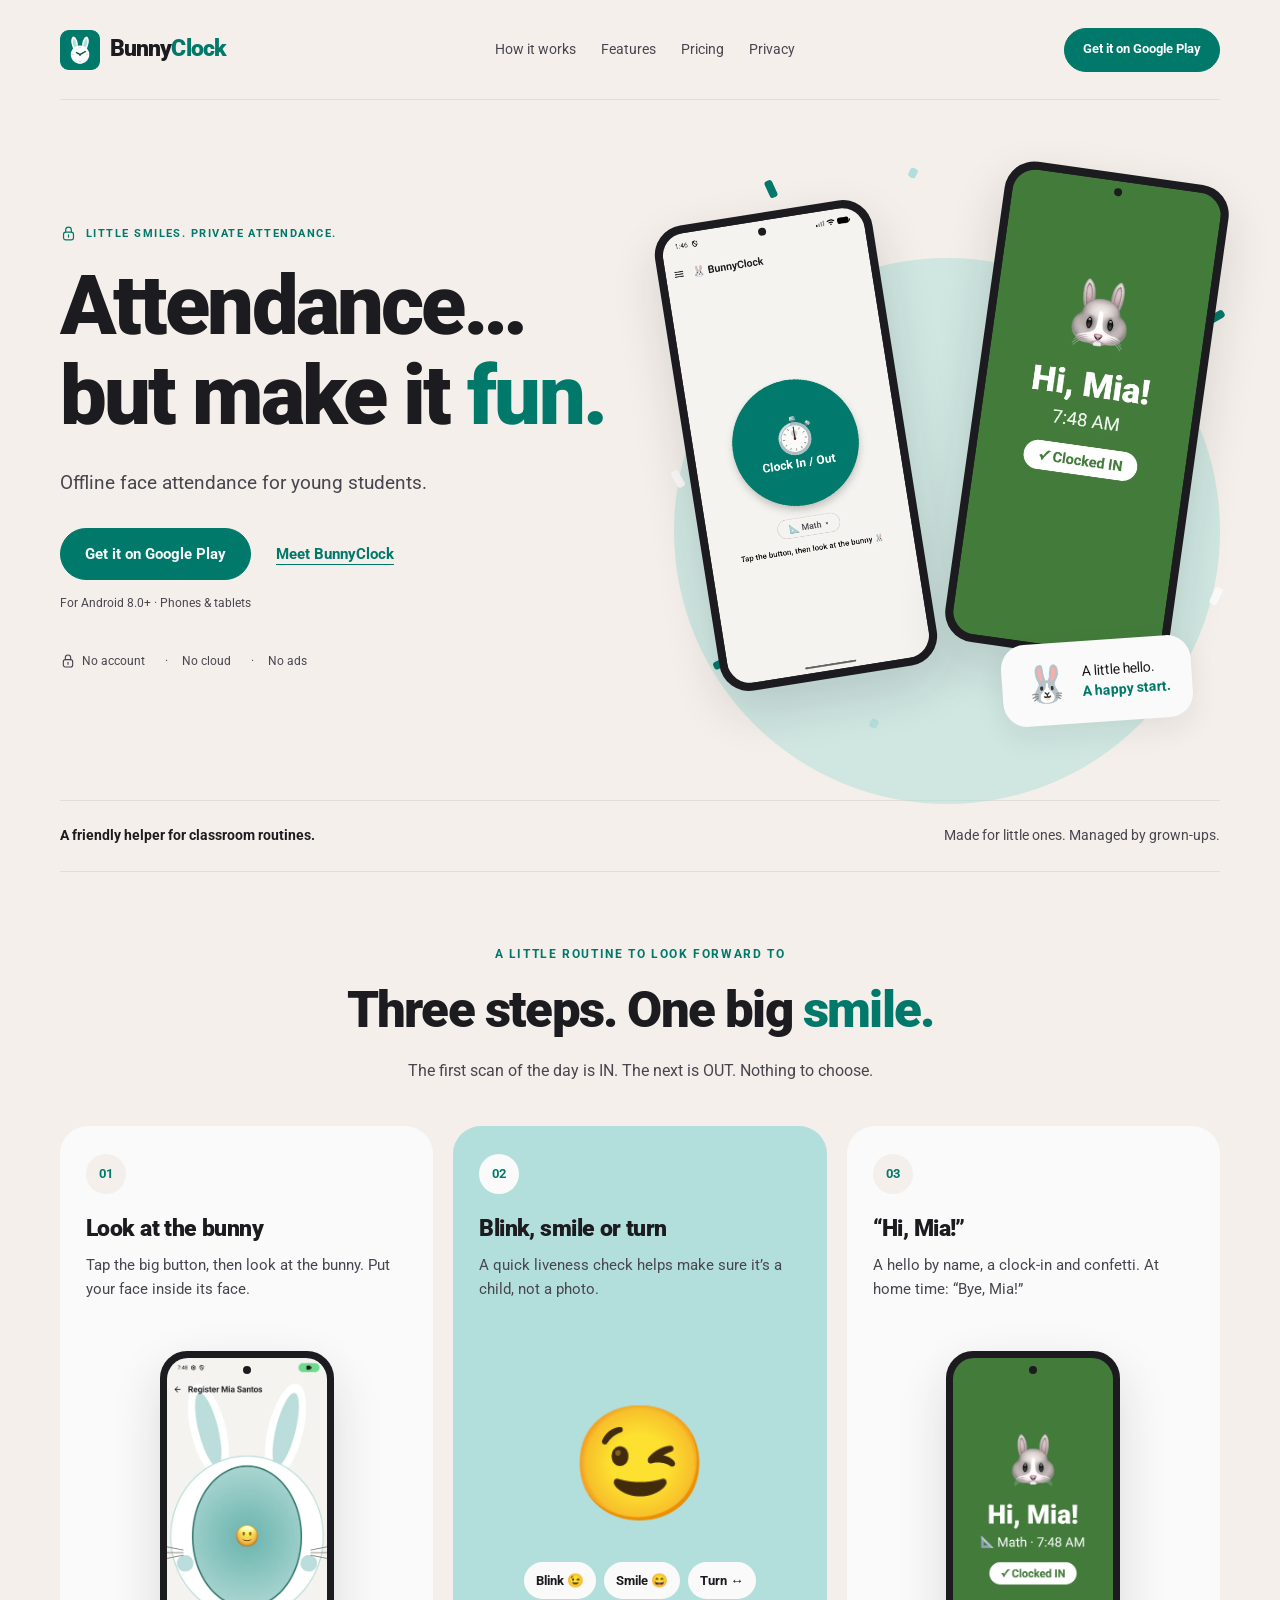
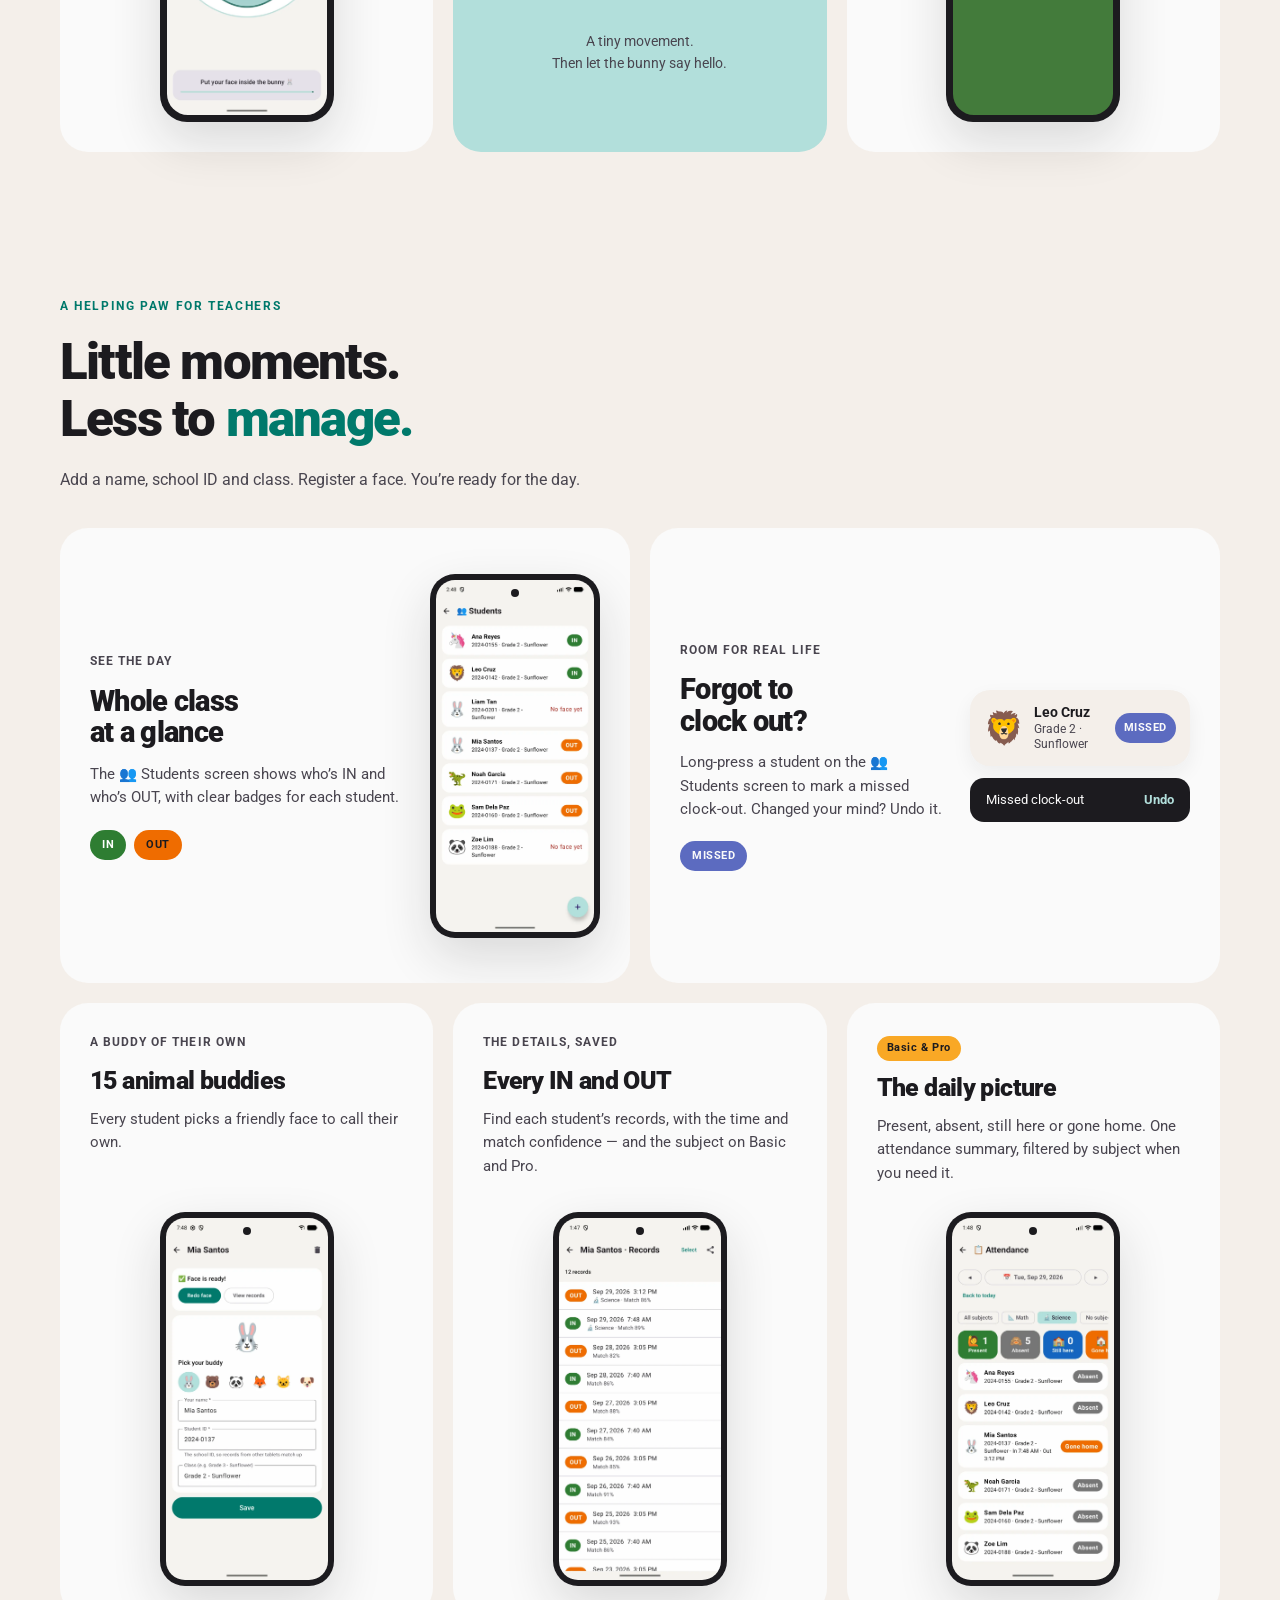
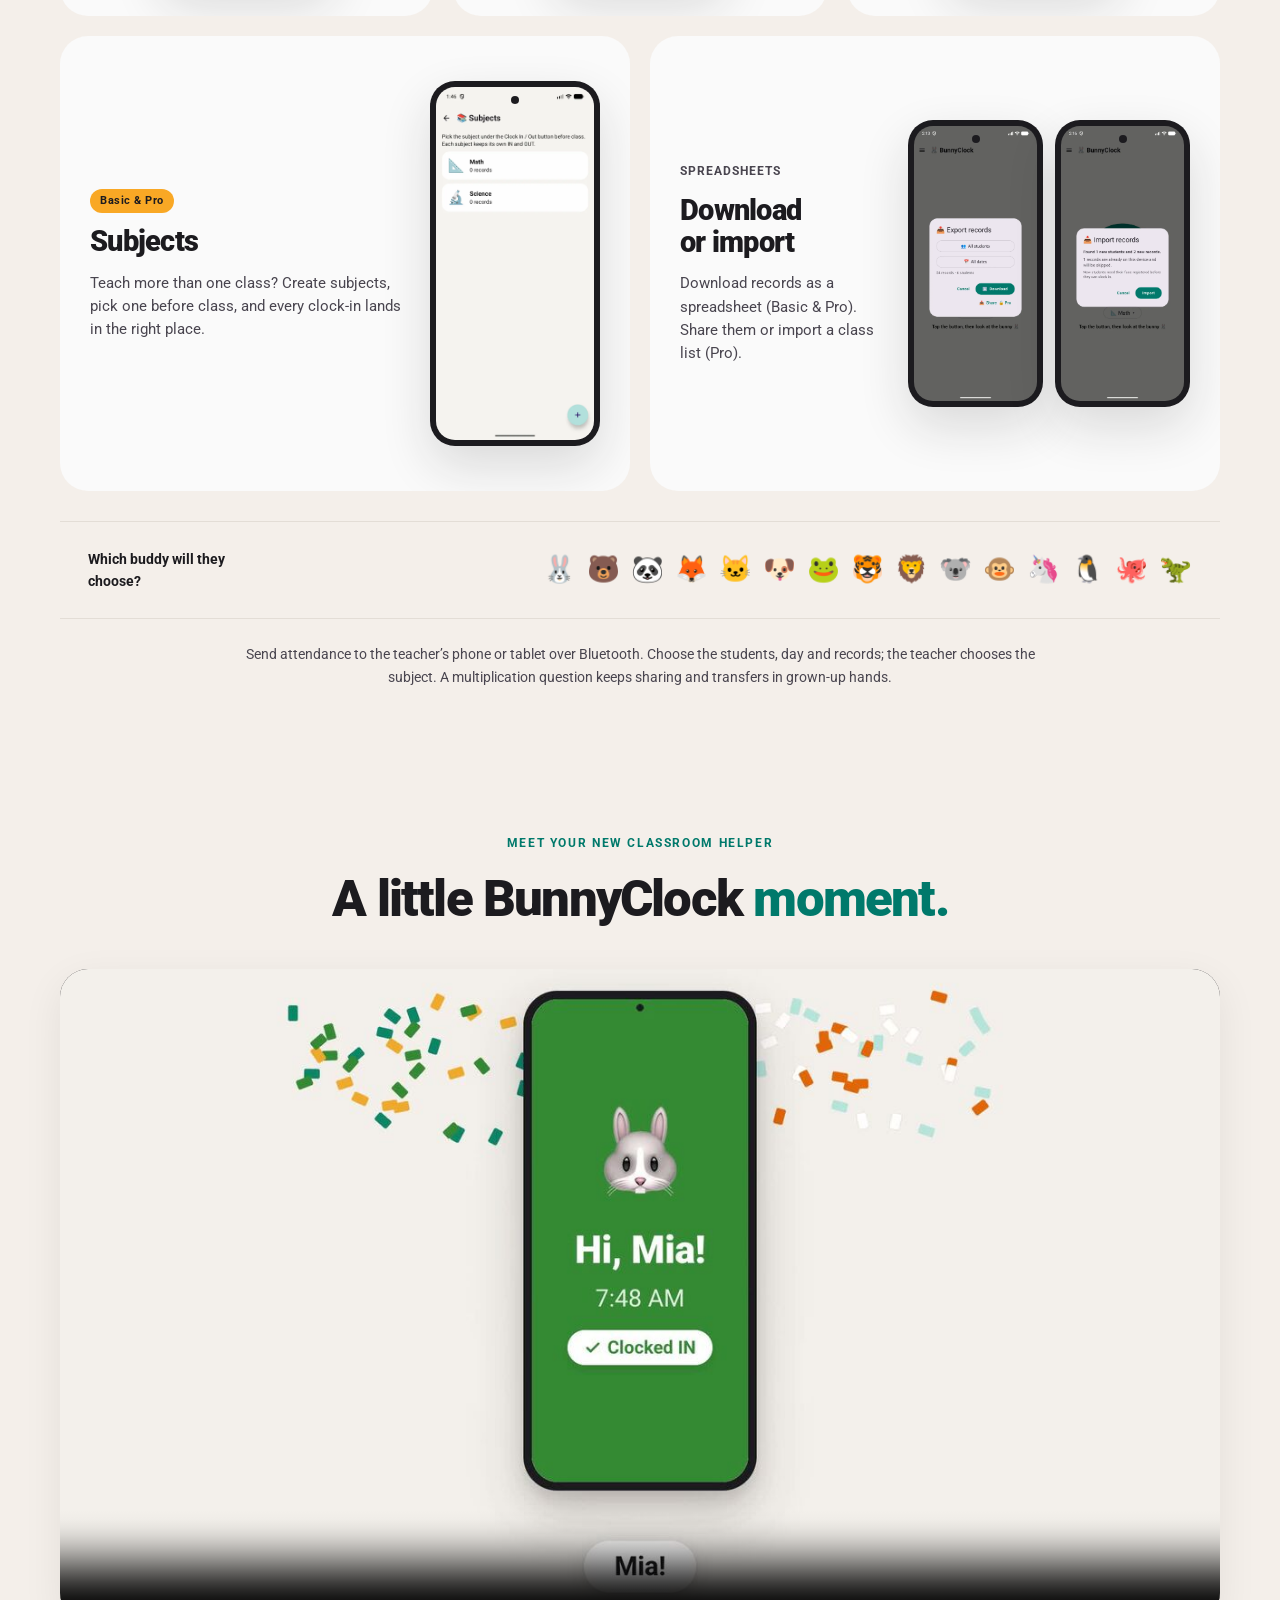
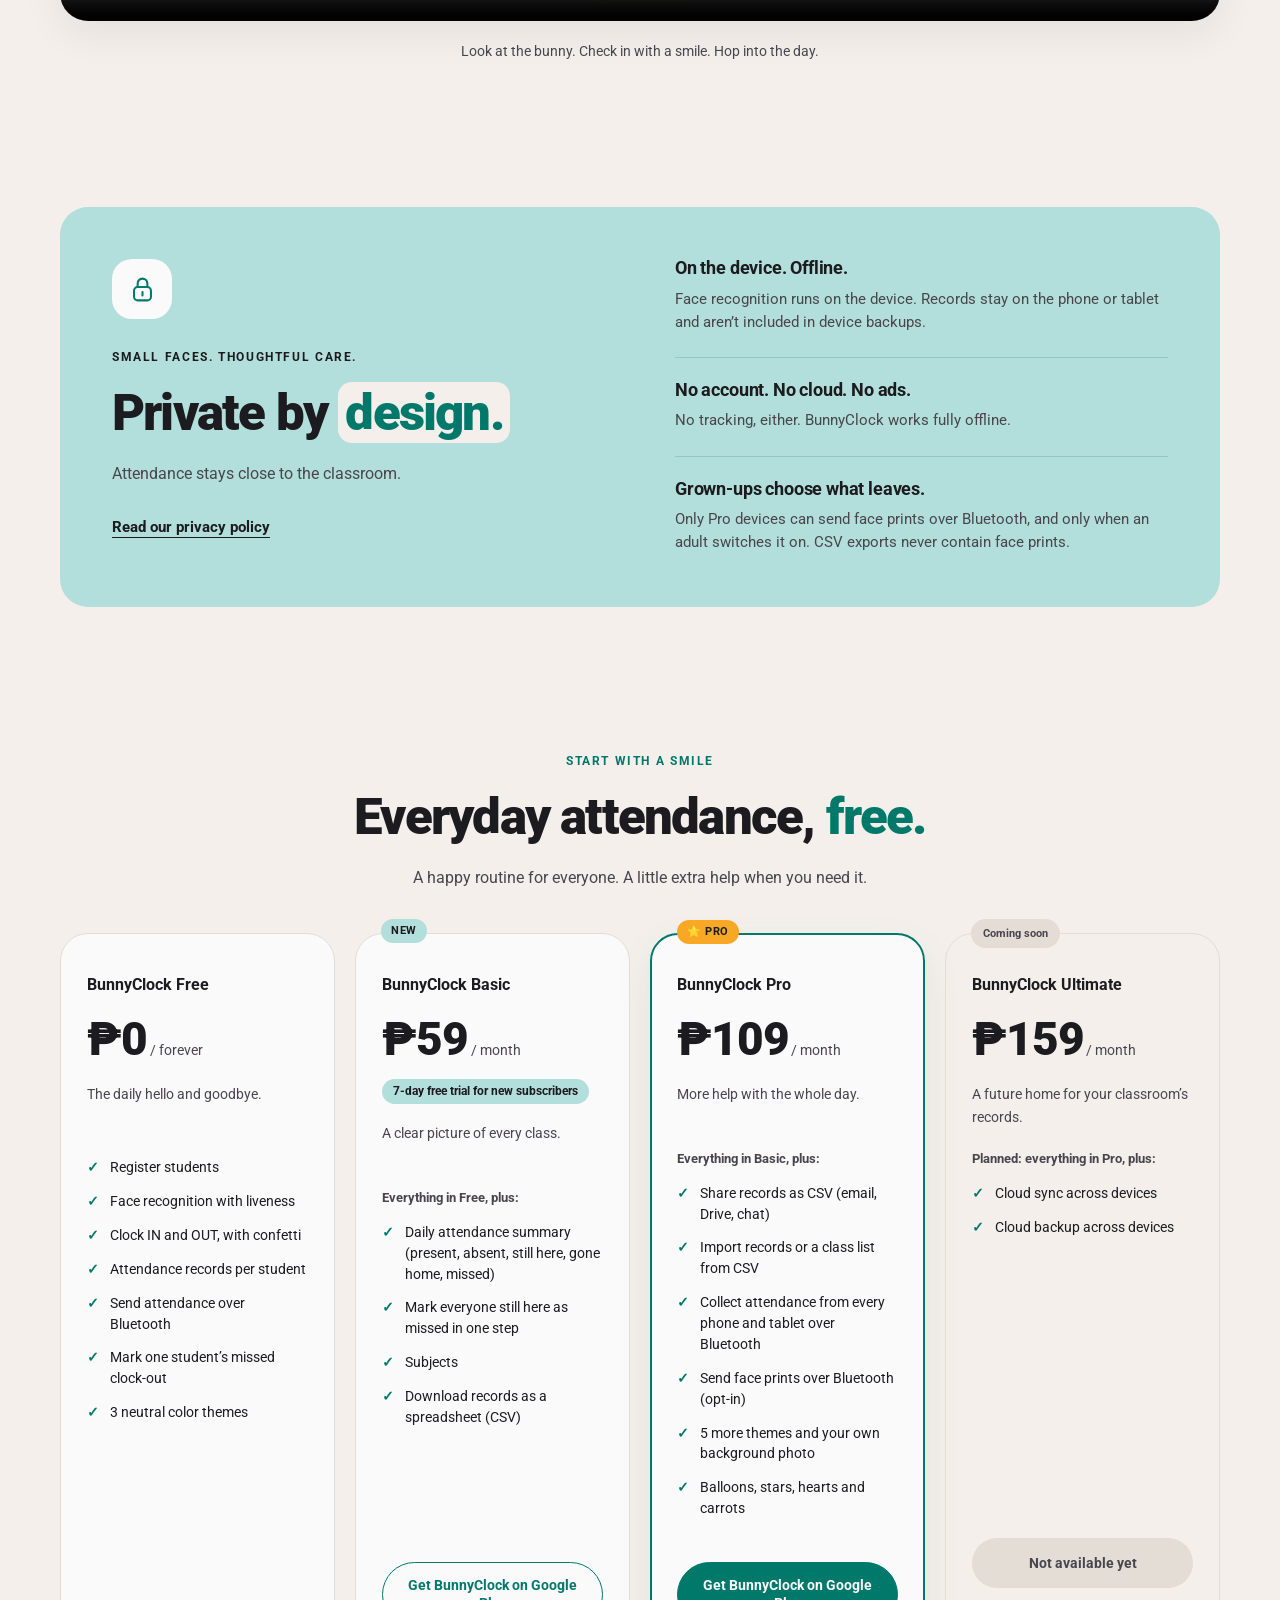
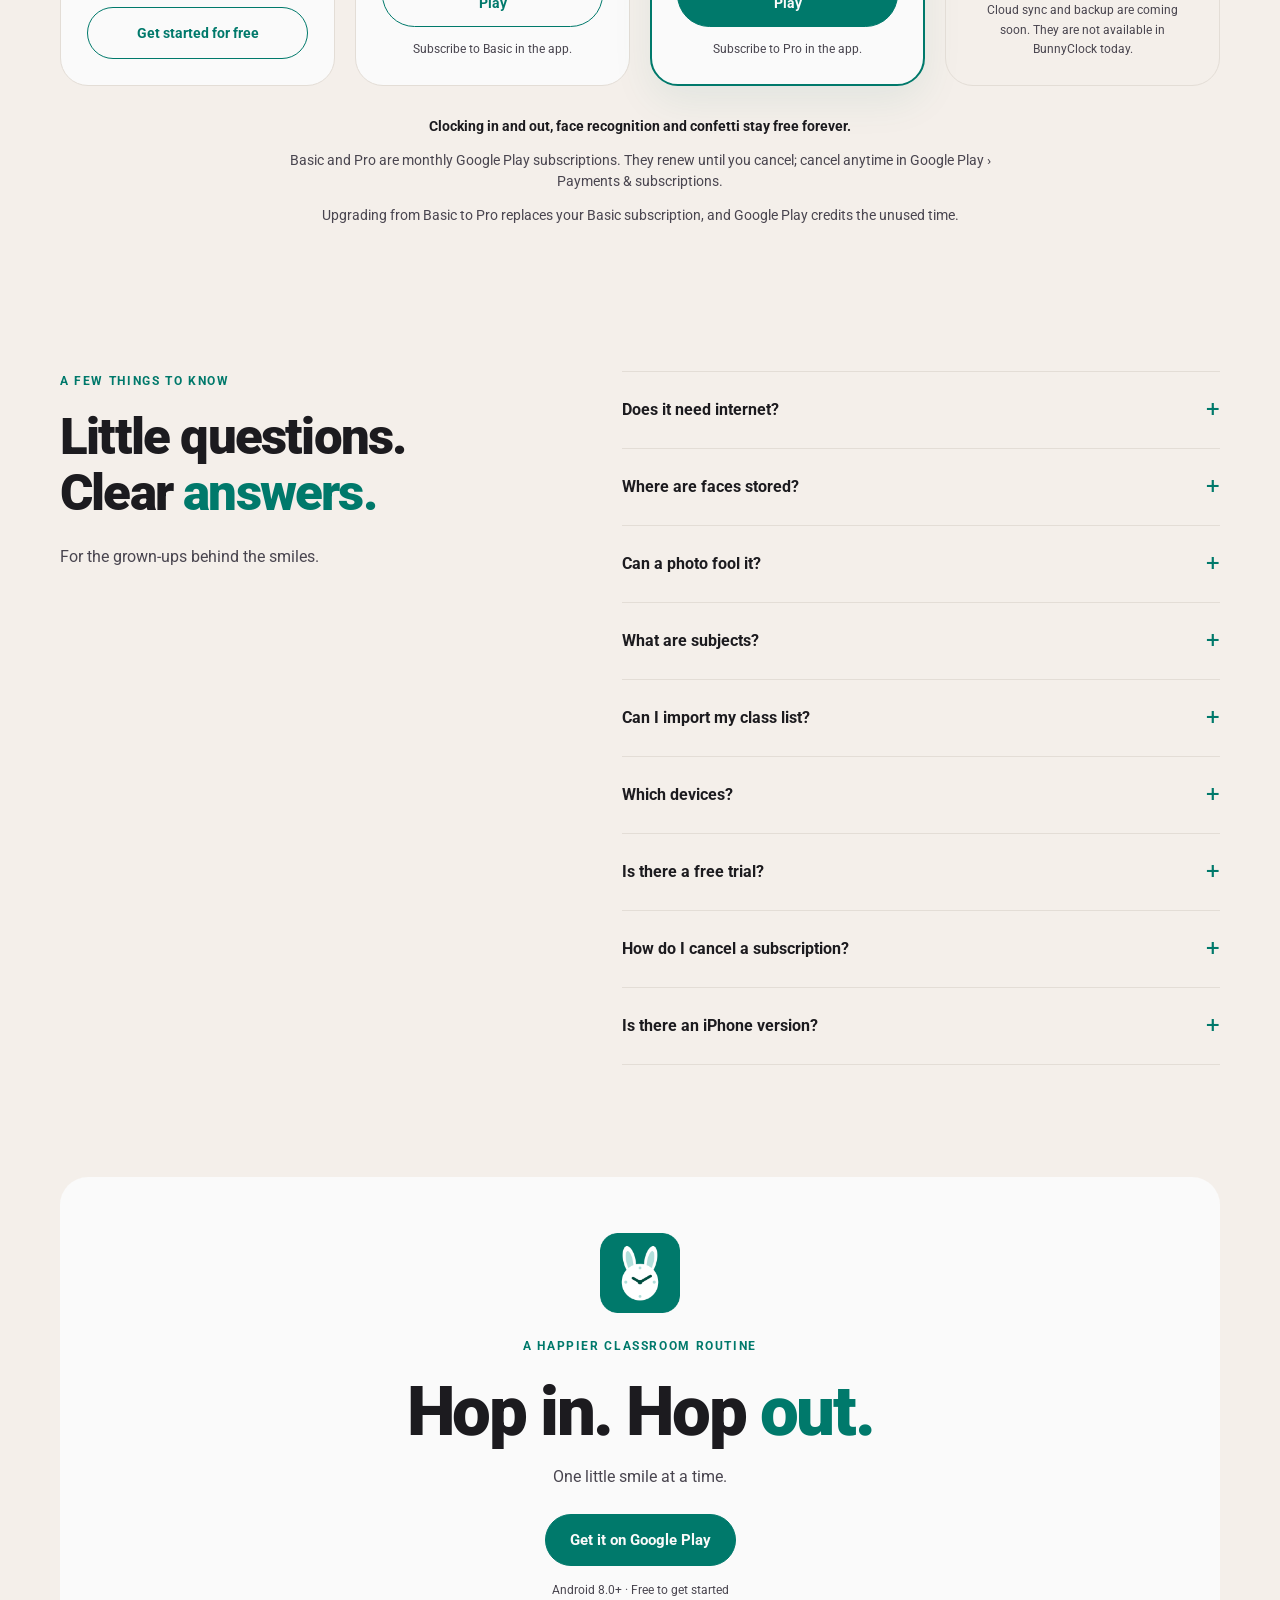
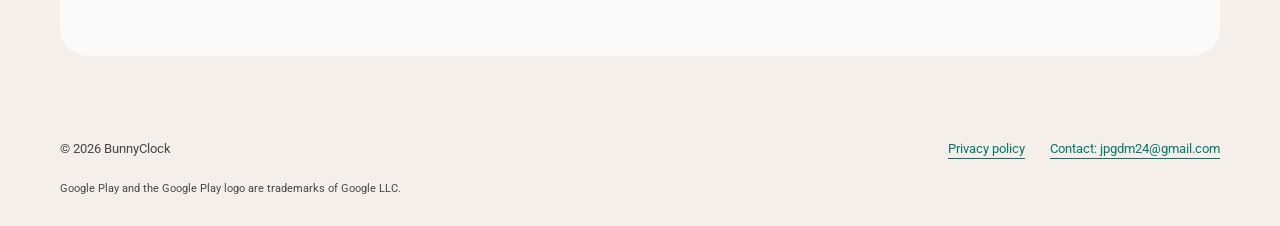
<file: index.html>
<!doctype html>
<html lang="en">
  <head>
    <meta charset="utf-8" />
    <meta name="viewport" content="width=device-width, initial-scale=1" />
    <title>BunnyClock: offline face attendance for young students</title>
    <meta
      name="description"
      content="BunnyClock makes attendance a happy moment. Offline face recognition, animal buddies and private records for young students on Android phones and tablets."
    />
    <meta name="theme-color" content="#00796B" />
    <link rel="icon" href="assets/icons/favicon.ico" sizes="any" />
    <link
      rel="icon"
      href="assets/icons/icon-32.png"
      type="image/png"
      sizes="32x32"
    />
    <link
      rel="apple-touch-icon"
      href="assets/icons/icon-180.png"
      sizes="180x180"
    />
    <link rel="stylesheet" href="assets/style.css" />
    <link rel="canonical" href="https://luapearth.com/bunnyclock/" />
    <meta property="og:type" content="website" />
    <meta property="og:site_name" content="BunnyClock" />
    <meta
      property="og:title"
      content="BunnyClock: offline face attendance for young students"
    />
    <meta
      property="og:description"
      content="BunnyClock makes attendance a happy moment. Offline face recognition, animal buddies and private records for young students on Android phones and tablets."
    />
    <meta
      property="og:image"
      content="https://luapearth.com/bunnyclock/assets/feature-graphic-1024x500.png"
    />
    <meta property="og:image:width" content="1024" />
    <meta property="og:image:height" content="500" />
    <meta
      property="og:image:alt"
      content="BunnyClock — offline face attendance for young students"
    />
    <meta name="twitter:card" content="summary_large_image" />
    <meta
      name="twitter:title"
      content="BunnyClock: offline face attendance for young students"
    />
    <meta
      name="twitter:description"
      content="BunnyClock makes attendance a happy moment. Offline face recognition, animal buddies and private records for young students on Android phones and tablets."
    />
    <meta
      name="twitter:image"
      content="https://luapearth.com/bunnyclock/assets/feature-graphic-1024x500.png"
    />
    <meta
      name="twitter:image:alt"
      content="BunnyClock — offline face attendance for young students"
    />
  </head>
  <body>
    <a class="skip-link" href="#main">Skip to content</a>
    <header class="site-header container">
      <a class="brand" href="index.html" aria-label="BunnyClock home"
        ><img
          src="assets/icons/logo-rounded-512.png"
          width="40"
          height="40"
          alt=""
        /><span>Bunny<span class="accent">Clock</span></span></a
      >
      <nav class="desktop-nav" aria-label="Main">
        <a href="#how-it-works">How it works</a><a href="#features">Features</a
        ><a href="#pricing">Pricing</a><a href="#privacy">Privacy</a>
      </nav>
      <div class="header-download">
        <a
          class="button"
          href="https://play.google.com/store/apps/details?id=com.luapearth.bunnyclock"
          >Get it on Google Play</a
        >
      </div>
      <details class="mobile-menu">
        <summary>Menu <span aria-hidden="true">☰</span></summary>
        <nav aria-label="Mobile">
          <a href="#how-it-works">How it works</a
          ><a href="#features">Features</a><a href="#pricing">Pricing</a
          ><a href="#privacy">Privacy</a
          ><a
            class="button"
            href="https://play.google.com/store/apps/details?id=com.luapearth.bunnyclock"
            >Get it on Google Play</a
          >
        </nav>
      </details>
    </header>
    <main id="main">
      <section class="hero container" aria-labelledby="hero-title">
        <div class="hero-copy">
          <p class="eyebrow">
            <span class="tiny-lock"
              ><svg
                viewBox="0 0 24 24"
                fill="none"
                stroke="currentColor"
                stroke-width="1.7"
                stroke-linecap="round"
                stroke-linejoin="round"
                aria-hidden="true"
              >
                <rect x="5" y="10" width="14" height="11" rx="3" />
                <path d="M8 10V7a4 4 0 0 1 8 0v3M12 14v3" /></svg
            ></span>
            Little smiles. Private attendance.
          </p>
          <h1 id="hero-title">
            Attendance…<br />but make it <span class="accent">fun.</span>
          </h1>
          <p class="hero-description">
            Offline face attendance for young students.
          </p>
          <div class="hero-actions">
            <a
              class="button"
              href="https://play.google.com/store/apps/details?id=com.luapearth.bunnyclock"
              >Get it on Google Play</a
            ><a class="text-link" href="#how-it-works">Meet BunnyClock</a>
          </div>
          <p class="device-note">For Android 8.0+ · Phones &amp; tablets</p>
          <div class="hero-promises">
            <span
              ><svg
                viewBox="0 0 24 24"
                fill="none"
                stroke="currentColor"
                stroke-width="1.7"
                stroke-linecap="round"
                stroke-linejoin="round"
                aria-hidden="true"
              >
                <rect x="5" y="10" width="14" height="11" rx="3" />
                <path d="M8 10V7a4 4 0 0 1 8 0v3M12 14v3" />
              </svg>
              No account</span
            ><span>No cloud</span><span>No ads</span>
          </div>
        </div>
        <div class="hero-art">
          <div class="hero-orbit" aria-hidden="true"></div>
          <div class="confetti" aria-hidden="true">
            <i></i><i></i><i></i><i></i><i></i><i></i><i></i><i></i>
          </div>
          <div class="phone hero-home">
            <img
              src="assets/screens/01-home-button-subject.webp"
              width="720"
              height="1607"
              alt="BunnyClock home screen with a big round Clock In / Out button and a Math subject picker"
              fetchpriority="high"
              decoding="async"
            />
          </div>
          <div class="phone hero-success">
            <img
              src="assets/screens/07-hi-mia-success.webp"
              width="720"
              height="1607"
              alt="BunnyClock success screen greeting Mia at 7:48 AM with a Clocked IN badge"
              fetchpriority="high"
              decoding="async"
            />
          </div>
          <div class="hello-note">
            <span aria-hidden="true">🐰</span
            ><span>A little hello.<br /><strong>A happy start.</strong></span>
          </div>
        </div>
      </section>
      <div class="intro-strip container">
        <p>A friendly helper for classroom routines.</p>
        <p>Made for little ones. Managed by grown-ups.</p>
      </div>

      <section
        id="how-it-works"
        class="section container"
        aria-labelledby="how-title"
      >
        <div class="section-heading">
          <p class="eyebrow">A little routine to look forward to</p>
          <h2 id="how-title">
            Three steps. One big <span class="accent">smile.</span>
          </h2>
          <p>
            The first scan of the day is IN. The next is OUT. Nothing to choose.
          </p>
        </div>
        <div class="steps">
          <article class="step-card">
            <span class="step-number">01</span>
            <h3>Look at the bunny</h3>
            <p>
              Tap the big button, then look at the bunny. Put your face inside
              its face.
            </p>
            <div class="phone">
              <img
                src="assets/screens/06-bunny-camera.webp"
                width="720"
                height="1607"
                alt="BunnyClock camera screen with a bunny-shaped frame and a covered teal oval with a smiling emoji"
                loading="lazy"
                decoding="async"
              />
            </div>
          </article>
          <article class="step-card step-middle">
            <span class="step-number">02</span>
            <h3>Blink, smile or turn</h3>
            <p>
              A quick liveness check helps make sure it’s a child, not a photo.
            </p>
            <div class="wink" aria-hidden="true">😉</div>
            <div class="chips">
              <span>Blink 😉</span><span>Smile 😄</span><span>Turn ↔</span>
            </div>
            <p class="step-note">
              A tiny movement.<br />Then let the bunny say hello.
            </p>
          </article>
          <article class="step-card">
            <span class="step-number">03</span>
            <h3>“Hi, Mia!”</h3>
            <p>
              A hello by name, a clock-in and confetti. At home time: “Bye,
              Mia!”
            </p>
            <div class="phone">
              <img
                src="assets/screens/14-hi-mia-success-subject.webp"
                width="720"
                height="1607"
                alt="BunnyClock success screen saying Hi, Mia! with Math at 7:48 AM and a Clocked IN badge"
                loading="lazy"
                decoding="async"
              />
            </div>
          </article>
        </div>
      </section>

      <section
        id="features"
        class="section container"
        aria-labelledby="features-title"
      >
        <div class="section-heading heading-left">
          <p class="eyebrow">A helping paw for teachers</p>
          <h2 id="features-title">
            Little moments.<br />Less to <span class="accent">manage.</span>
          </h2>
          <p>
            Add a name, school ID and class. Register a face. You’re ready for
            the day.
          </p>
        </div>
        <div class="feature-grid">
          <article class="feature-card feature-wide">
            <div>
              <span class="feature-kicker">See the day</span>
              <h3>Whole class <br />at a glance</h3>
              <p>
                The 👥 Students screen shows who’s IN and who’s OUT, with clear
                badges for each student.
              </p>
              <div class="status-key">
                <span class="status-in">IN</span
                ><span class="status-out">OUT</span>
              </div>
            </div>
            <div class="phone">
              <img
                src="assets/screens/02-students.webp"
                width="720"
                height="1607"
                alt="BunnyClock Students screen listing seven students with IN, OUT and No face yet labels"
                loading="lazy"
                decoding="async"
              />
            </div>
          </article>
          <article class="feature-card feature-wide">
            <div>
              <span class="feature-kicker">Room for real life</span>
              <h3>Forgot to <br />clock out?</h3>
              <p>
                Long-press a student on the 👥 Students screen to mark a missed
                clock-out. Changed your mind? Undo it.
              </p>
              <span class="status-missed">MISSED</span>
            </div>
            <div
              class="missed-demo"
              role="img"
              aria-label="Leo Cruz marked MISSED on the Students screen, with an Undo button"
            >
              <div class="missed-row">
                <span class="missed-buddy" aria-hidden="true">🦁</span>
                <span class="missed-name"
                  ><strong>Leo Cruz</strong><small>Grade 2 · Sunflower</small></span
                ><span class="status-missed">MISSED</span>
              </div>
              <div class="missed-snack">
                <span>Missed clock-out</span><span>Undo</span>
              </div>
            </div>
          </article>
          <article class="feature-card feature-small">
            <div>
              <span class="feature-kicker">A buddy of their own</span>
              <h3>15 animal buddies</h3>
              <p>Every student picks a friendly face to call their own.</p>
            </div>
            <div class="phone">
              <img
                src="assets/screens/04-student-details.webp"
                width="720"
                height="1607"
                alt="Mia Santos’s student details showing the animal buddy picker"
                loading="lazy"
                decoding="async"
              />
            </div>
          </article>
          <article class="feature-card feature-small">
            <div>
              <span class="feature-kicker">The details, saved</span>
              <h3>Every IN and OUT</h3>
              <p>
                Find each student’s records, with the time and match confidence
                — and the subject on Basic and Pro.
              </p>
            </div>
            <div class="phone">
              <img
                src="assets/screens/06-records-with-subjects.webp"
                width="720"
                height="1607"
                alt="Mia Santos’s attendance records showing IN and OUT times, the Science subject and match confidence"
                loading="lazy"
                decoding="async"
              />
            </div>
          </article>
          <article class="feature-card feature-small">
            <div>
              <span class="pro-pill">Basic &amp; Pro</span>
              <h3>The daily picture</h3>
              <p>
                Present, absent, still here or gone home. One attendance
                summary, filtered by subject when you need it.
              </p>
            </div>
            <div class="phone">
              <img
                src="assets/screens/04-attendance-subject-filter.webp"
                width="720"
                height="1607"
                alt="BunnyClock attendance summary for Tuesday, September 29, filtered to Science, with present, absent and still here totals"
                loading="lazy"
                decoding="async"
              />
            </div>
          </article>
          <article class="feature-card feature-wide">
            <div>
              <span class="pro-pill">Basic &amp; Pro</span>
              <h3>Subjects</h3>
              <p>
                Teach more than one class? Create subjects, pick one before
                class, and every clock-in lands in the right place.
              </p>
            </div>
            <div class="phone">
              <img
                src="assets/screens/03-subjects.webp"
                width="720"
                height="1607"
                alt="BunnyClock Subjects screen with Math and Science subjects, each keeping its own IN and OUT"
                loading="lazy"
                decoding="async"
              />
            </div>
          </article>
          <article class="feature-card feature-wide feature-pair">
            <div>
              <span class="feature-kicker">Spreadsheets</span>
              <h3>Download <br />or import</h3>
              <p>
                Download records as a spreadsheet (Basic &amp; Pro). Share them
                or import a class list (Pro).
              </p>
            </div>
            <div class="phone-pair">
              <div class="phone">
                <img
                  src="assets/screens/07-export-download.webp"
                  width="720"
                  height="1607"
                  alt="BunnyClock Export records dialog for all students and all dates, with Download and Share buttons"
                  loading="lazy"
                  decoding="async"
                />
              </div>
              <div class="phone">
                <img
                  src="assets/screens/08-import-preview.webp"
                  width="720"
                  height="1607"
                  alt="BunnyClock Import records preview: 1 new student and 2 new records found, with Cancel and Import buttons"
                  loading="lazy"
                  decoding="async"
                />
              </div>
            </div>
          </article>
        </div>
        <div class="buddy-strip">
          <p>Which buddy will they choose?</p>
          <div
            aria-label="Rabbit, bear, panda, fox, cat, dog, frog, tiger, lion, koala, monkey, unicorn, penguin, octopus and dinosaur"
            role="img"
          >
            🐰 🐻 🐼 🦊 🐱 🐶 🐸 🐯 🦁 🐨 🐵 🦄 🐧 🐙 🦖
          </div>
        </div>
        <p class="feature-footnote">
          Send attendance to the teacher’s phone or tablet over Bluetooth.
          Choose the students, day and records; the teacher chooses the
          subject. A multiplication question keeps sharing and transfers in
          grown-up hands.
        </p>
      </section>

      <section
        class="section video-section container"
        aria-labelledby="video-title"
      >
        <div class="section-heading">
          <p class="eyebrow">Meet your new classroom helper</p>
          <h2 id="video-title">
            A little BunnyClock <span class="accent">moment.</span>
          </h2>
        </div>
        <video
          controls
          playsinline
          preload="none"
          poster="assets/video/poster-16x9.jpg"
          width="1280"
          height="720"
          aria-label="BunnyClock launch video"
        >
          <source
            src="assets/video/bunnyclock-launch-16x9.mp4"
            type="video/mp4"
          />
          <p>
            Your browser cannot play this video.
            <a href="assets/video/bunnyclock-launch-16x9.mp4"
              >Download the BunnyClock video</a
            >.
          </p>
        </video>
        <p class="video-caption">
          Look at the bunny. Check in with a smile. Hop into the day.
        </p>
      </section>

      <section
        id="privacy"
        class="section container"
        aria-labelledby="privacy-title"
      >
        <div class="privacy-card">
          <div class="privacy-intro">
            <span class="lock-icon"
              ><svg
                viewBox="0 0 24 24"
                fill="none"
                stroke="currentColor"
                stroke-width="1.7"
                stroke-linecap="round"
                stroke-linejoin="round"
                aria-hidden="true"
              >
                <rect x="5" y="10" width="14" height="11" rx="3" />
                <path d="M8 10V7a4 4 0 0 1 8 0v3M12 14v3" /></svg
            ></span>
            <p class="eyebrow">Small faces. Thoughtful care.</p>
            <h2 id="privacy-title">
              Private by <span class="accent">design.</span>
            </h2>
            <p>Attendance stays close to the classroom.</p>
            <a class="text-link" href="privacy.html">Read our privacy policy</a>
          </div>
          <div class="privacy-points">
            <div>
              <h3>On the device. Offline.</h3>
              <p>
                Face recognition runs on the device. Records stay on the phone
                or tablet and aren’t included in device backups.
              </p>
            </div>
            <div>
              <h3>No account. No cloud. No ads.</h3>
              <p>No tracking, either. BunnyClock works fully offline.</p>
            </div>
            <div>
              <h3>Grown-ups choose what leaves.</h3>
              <p>
                Only Pro devices can send face prints over Bluetooth, and only
                when an adult switches it on. CSV exports never contain face
                prints.
              </p>
            </div>
          </div>
        </div>
      </section>

      <section
        id="pricing"
        class="section container"
        aria-labelledby="pricing-title"
      >
        <div class="section-heading">
          <p class="eyebrow">Start with a smile</p>
          <h2 id="pricing-title">
            Everyday attendance, <span class="accent">free.</span>
          </h2>
          <p>
            A happy routine for everyone. A little extra help when you need it.
          </p>
        </div>
        <!-- Prices are in Philippine pesos (₱). Keep them in step with the Play Console
             price for the PH region — Google Play localises the price for other countries. -->
        <div class="pricing-grid">
          <article class="price-card">
            <p class="plan-name">BunnyClock Free</p>
            <h3 class="price">₱0<span> / forever</span></h3>
            <p class="plan-description">The daily hello and goodbye.</p>
            <ul class="check-list">
              <li>Register students</li>
              <li>Face recognition with liveness</li>
              <li>Clock IN and OUT, with confetti</li>
              <li>Attendance records per student</li>
              <li>Send attendance over Bluetooth</li>
              <li>Mark one student’s missed clock-out</li>
              <li>3 neutral color themes</li>
            </ul>
            <a
              class="button button-outline"
              href="https://play.google.com/store/apps/details?id=com.luapearth.bunnyclock"
              >Get started for free</a
            >
          </article>
          <article class="price-card">
            <span class="new-pill">NEW</span>
            <p class="plan-name">BunnyClock Basic</p>
            <h3 class="price">₱59<span> / month</span></h3>
            <p class="trial-pill">7-day free trial for new subscribers</p>
            <p class="plan-description">A clear picture of every class.</p>
            <p class="includes">Everything in Free, plus:</p>
            <ul class="check-list">
              <li>
                Daily attendance summary (present, absent, still here, gone
                home, missed)
              </li>
              <li>Mark everyone still here as missed in one step</li>
              <li>Subjects</li>
              <li>Download records as a spreadsheet (CSV)</li>
            </ul>
            <a
              class="button button-outline"
              href="https://play.google.com/store/apps/details?id=com.luapearth.bunnyclock"
              >Get BunnyClock on Google Play</a
            >
            <p class="plan-note">Subscribe to Basic in the app.</p>
          </article>
          <article class="price-card price-pro">
            <span class="pro-pill">⭐ PRO</span>
            <p class="plan-name">BunnyClock Pro</p>
            <h3 class="price">₱109<span> / month</span></h3>
            <p class="plan-description">More help with the whole day.</p>
            <p class="includes">Everything in Basic, plus:</p>
            <ul class="check-list">
              <li>Share records as CSV (email, Drive, chat)</li>
              <li>Import records or a class list from CSV</li>
              <li>
                Collect attendance from every phone and tablet over Bluetooth
              </li>
              <li>Send face prints over Bluetooth (opt-in)</li>
              <li>5 more themes and your own background photo</li>
              <li>Balloons, stars, hearts and carrots</li>
            </ul>
            <a
              class="button"
              href="https://play.google.com/store/apps/details?id=com.luapearth.bunnyclock"
              >Get BunnyClock on Google Play</a
            >
            <p class="plan-note">Subscribe to Pro in the app.</p>
          </article>
          <article class="price-card price-soon">
            <span class="soon-pill">Coming soon</span>
            <p class="plan-name">BunnyClock Ultimate</p>
            <h3 class="price">₱159<span> / month</span></h3>
            <p class="plan-description">
              A future home for your classroom’s records.
            </p>
            <p class="includes">Planned: everything in Pro, plus:</p>
            <ul class="check-list">
              <li>Cloud sync across devices</li>
              <li>Cloud backup across devices</li>
            </ul>
            <div class="unavailable">Not available yet</div>
            <p class="plan-note">
              Cloud sync and backup are coming soon. They are not available in
              BunnyClock today.
            </p>
          </article>
        </div>
        <div class="pricing-notes">
          <p>
            <strong
              >Clocking in and out, face recognition and confetti stay free
              forever.</strong
            >
          </p>
          <p>
            Basic and Pro are monthly Google Play subscriptions. They renew
            until you cancel; cancel anytime in Google Play › Payments &amp;
            subscriptions.
          </p>
          <p>
            Upgrading from Basic to Pro replaces your Basic subscription, and
            Google Play credits the unused time.
          </p>
        </div>
      </section>

      <section
        class="section faq-section container"
        aria-labelledby="faq-title"
      >
        <div>
          <p class="eyebrow">A few things to know</p>
          <h2 id="faq-title">
            Little questions.<br />Clear <span class="accent">answers.</span>
          </h2>
          <p>For the grown-ups behind the smiles.</p>
        </div>
        <div class="faq-list">
          <details>
            <summary>
              Does it need internet?<span aria-hidden="true">+</span>
            </summary>
            <p>
              Attendance works fully offline, and face recognition runs on the
              device. Basic and Pro are Google Play subscriptions; the app
              checks your plan with Google Play when it’s online and keeps
              working offline for up to 15 days.
            </p>
          </details>
          <details>
            <summary>
              Where are faces stored?<span aria-hidden="true">+</span>
            </summary>
            <p>
              Face prints are stored only on the phone or tablet and aren’t
              included in device backups. Only Pro devices can send them over
              Bluetooth, and only when an adult switches it on—it’s off by
              default. CSV exports never contain face prints.
            </p>
          </details>
          <details>
            <summary>
              Can a photo fool it?<span aria-hidden="true">+</span>
            </summary>
            <p>
              BunnyClock uses a quick liveness check—a blink, smile or head
              turn—so a photo can’t clock someone in. BunnyClock is a friendly
              helper for classroom routines, not a security or access-control
              system.
            </p>
          </details>
          <details>
            <summary>What are subjects?<span aria-hidden="true">+</span></summary>
            <p>
              With Basic or Pro, teachers who teach more than one class create
              subjects, such as 📐 Math or 🔬 Science, and pick one under the
              big button before class. Every clock-in and clock-out is linked
              to it, each subject has its own IN and OUT, and records can be
              moved to another subject later.
            </p>
          </details>
          <details>
            <summary>
              Can I import my class list?<span aria-hidden="true">+</span>
            </summary>
            <p>
              Yes, with Pro: import a spreadsheet (CSV) with name, student ID
              and class, or a BunnyClock export. You see a preview before
              anything changes. New students then register their face.
            </p>
          </details>
          <details>
            <summary>Which devices?<span aria-hidden="true">+</span></summary>
            <p>Android phones and tablets running Android 8.0 or later.</p>
          </details>
          <details>
            <summary>
              Is there a free trial?<span aria-hidden="true">+</span>
            </summary>
            <p>
              Basic has a 7-day free trial for new subscribers. You can cancel
              before it ends in Google Play and you won’t be charged.
            </p>
          </details>
          <details>
            <summary>
              How do I cancel a subscription?<span aria-hidden="true">+</span>
            </summary>
            <p>
              Cancel Basic or Pro anytime in Google Play › Payments &amp;
              subscriptions. Both are monthly subscriptions and renew until you
              cancel.
            </p>
          </details>
          <details>
            <summary>
              Is there an iPhone version?<span aria-hidden="true">+</span>
            </summary>
            <p>Not yet.</p>
          </details>
        </div>
      </section>
      <section class="final-cta container" aria-labelledby="cta-title">
        <img
          src="assets/icons/logo-rounded-512.png"
          width="80"
          height="80"
          alt="BunnyClock bunny logo"
          loading="lazy"
        />
        <p class="eyebrow">A happier classroom routine</p>
        <h2 id="cta-title">Hop in. Hop <span class="accent">out.</span></h2>
        <p>One little smile at a time.</p>
        <a
          class="button"
          href="https://play.google.com/store/apps/details?id=com.luapearth.bunnyclock"
          >Get it on Google Play</a
        >
        <p class="device-note">Android 8.0+ · Free to get started</p>
      </section>
    </main>
    <footer class="site-footer container">
      <div class="footer-row">
        <p>© 2026 BunnyClock</p>
        <nav aria-label="Footer">
          <a href="privacy.html">Privacy policy</a
          ><a href="mailto:jpgdm24@gmail.com">Contact: jpgdm24@gmail.com</a>
        </nav>
      </div>
      <p class="trademark">
        Google Play and the Google Play logo are trademarks of Google LLC.
      </p>
    </footer>
    <script>
      // Keep the native mobile menu tidy after navigation, outside clicks and Escape.
      const menu = document.querySelector(".mobile-menu");
      menu.addEventListener("click", (event) => {
        if (event.target.closest("a")) menu.open = false;
      });
      document.addEventListener("click", (event) => {
        if (!menu.contains(event.target)) menu.open = false;
      });
      document.addEventListener("keydown", (event) => {
        if (event.key === "Escape" && menu.open) {
          menu.open = false;
          menu.querySelector("summary").focus();
        }
      });
    </script>
  </body>
</html>
</file>
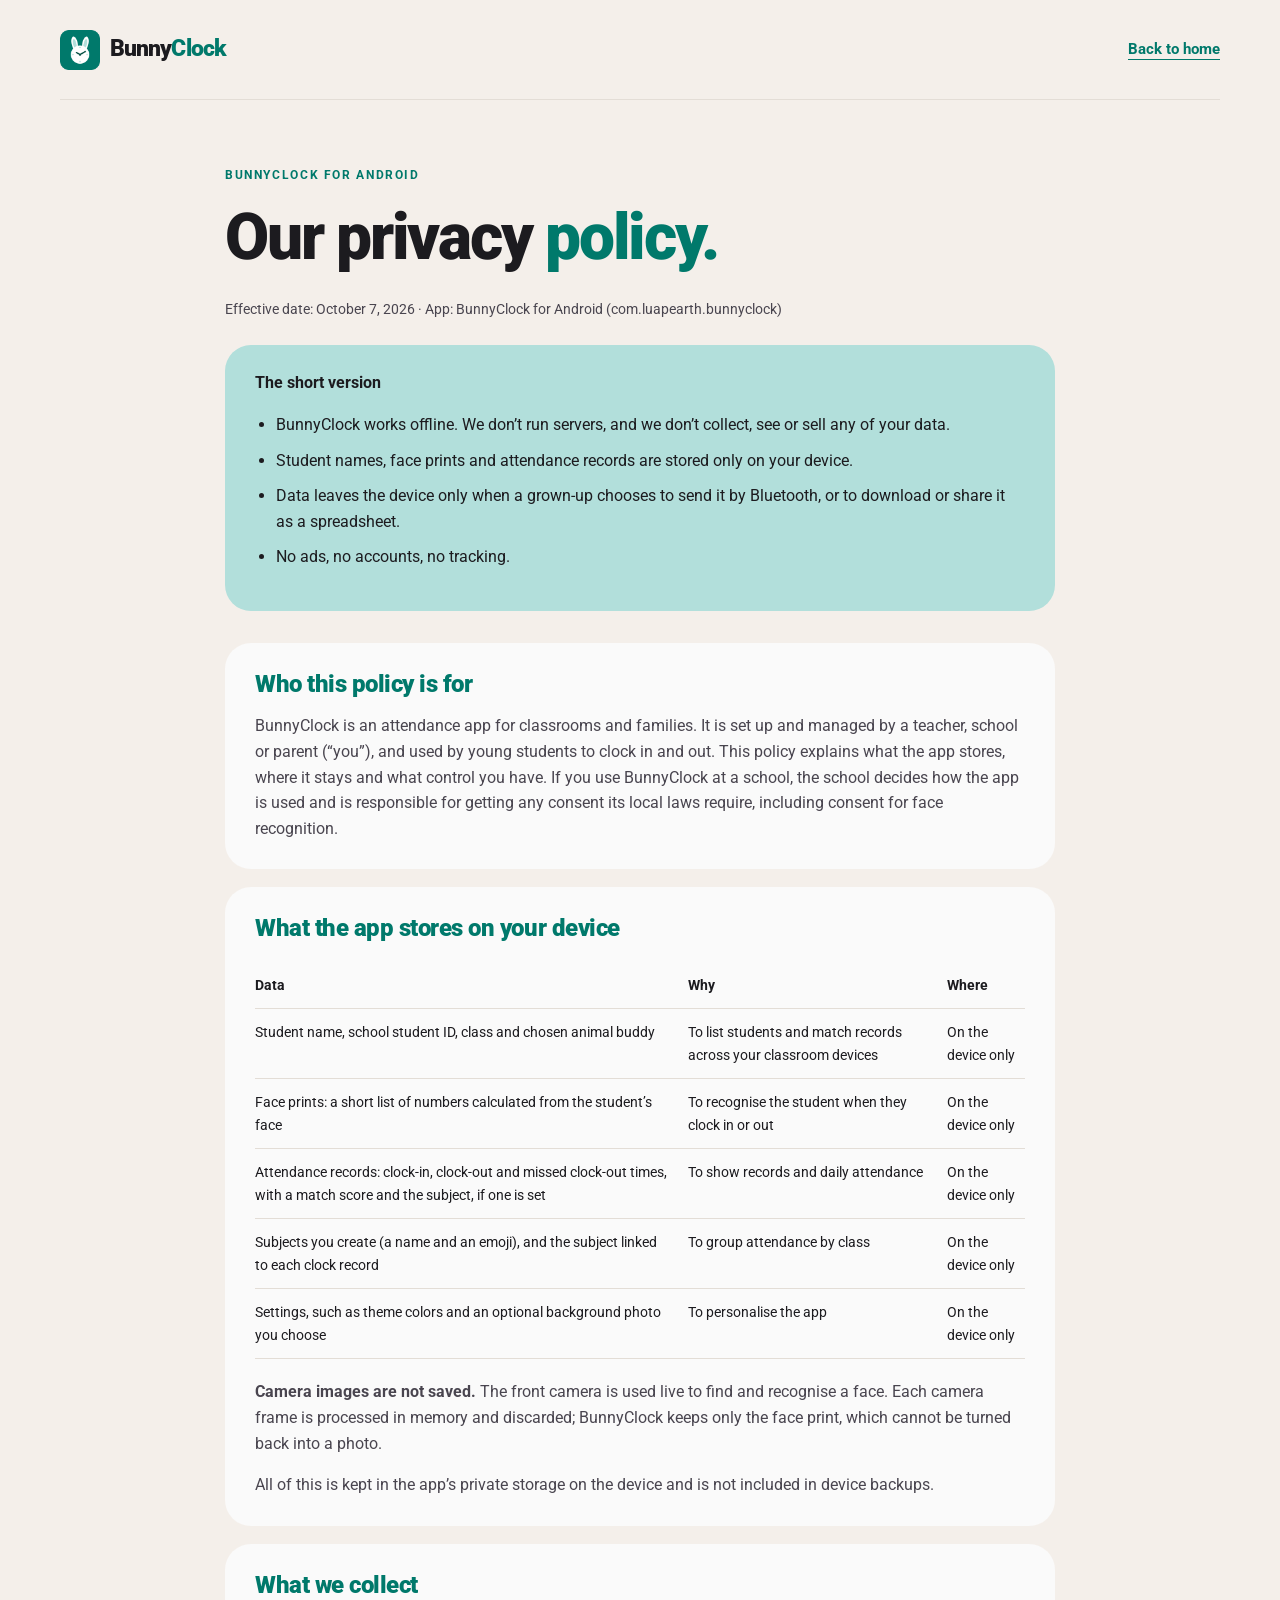
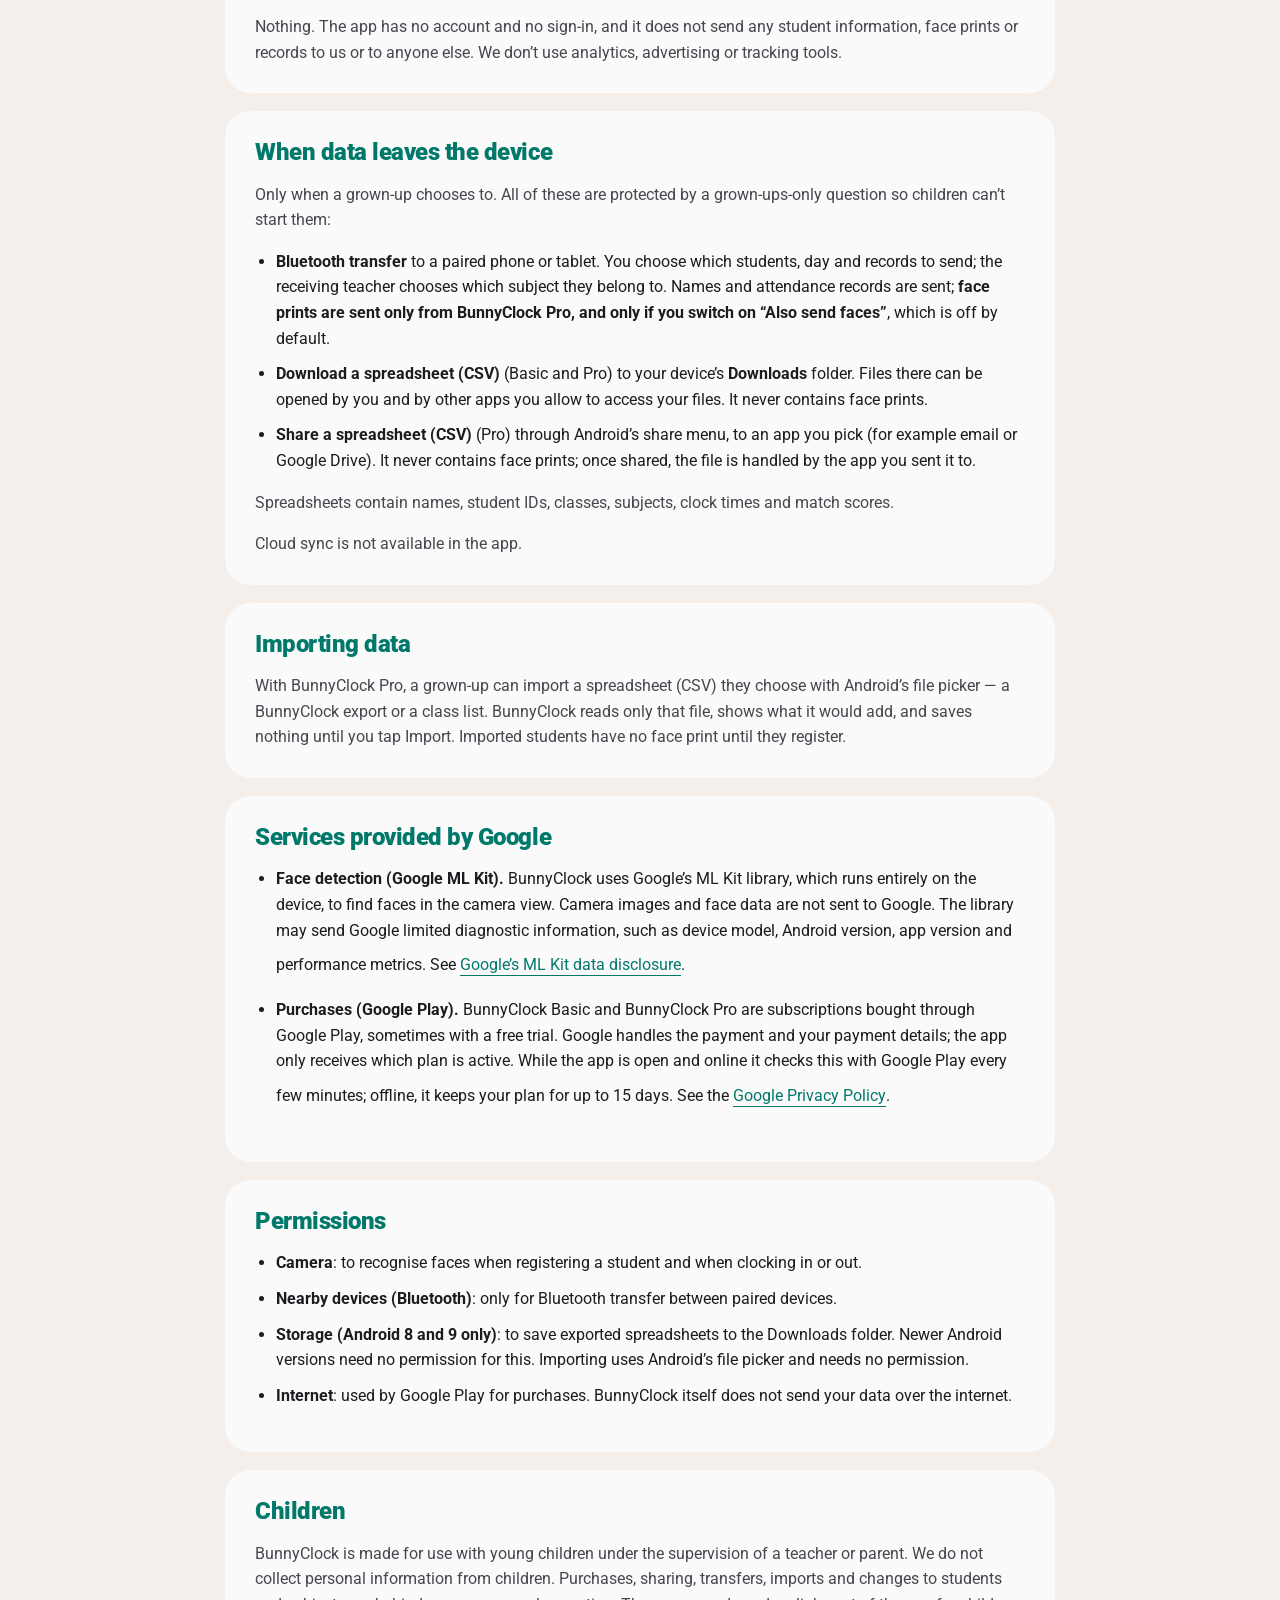
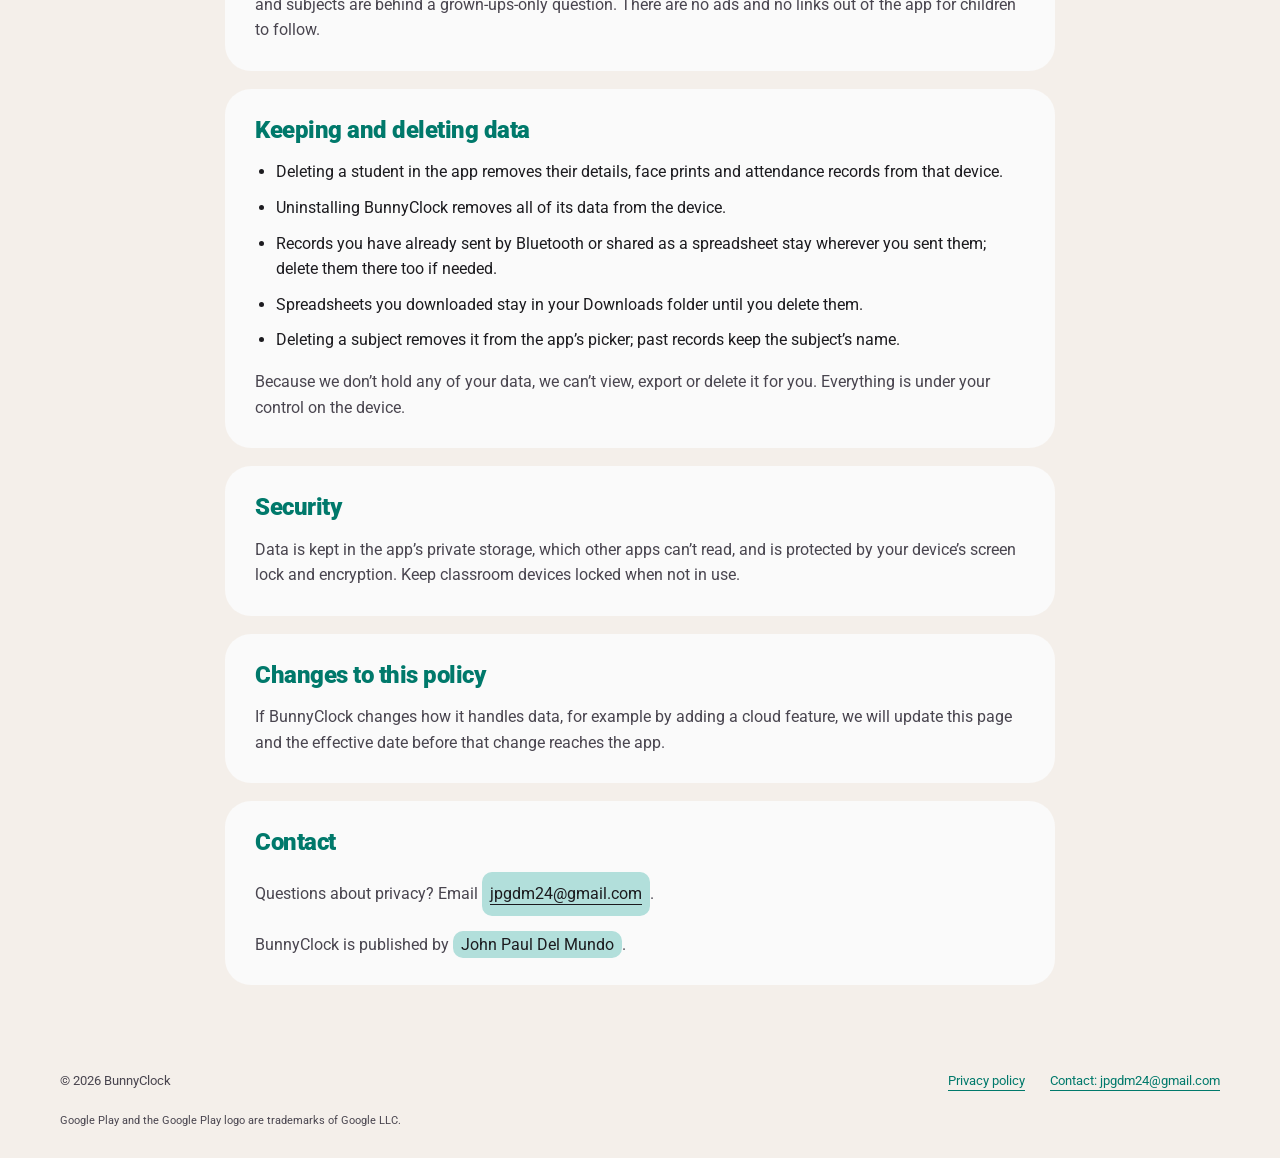
<file: privacy.html>
<!doctype html>
<html lang="en">
<head>
  <meta charset="utf-8">
  <meta name="viewport" content="width=device-width, initial-scale=1">
  <title>BunnyClock Privacy Policy</title>
  <meta name="description" content="How the BunnyClock attendance app handles student names, face prints and attendance records.">
  <meta name="theme-color" content="#00796B">
  <link rel="icon" href="assets/icons/favicon.ico" sizes="any">
  <link rel="icon" href="assets/icons/icon-32.png" type="image/png" sizes="32x32">
  <link rel="apple-touch-icon" href="assets/icons/icon-180.png" sizes="180x180">
  <link rel="stylesheet" href="assets/style.css">
  <link rel="canonical" href="https://luapearth.com/bunnyclock/privacy.html">
</head>
<body>
<a class="skip-link" href="#main">Skip to content</a>
<header class="site-header container"><a class="brand" href="index.html" aria-label="BunnyClock home"><img src="assets/icons/logo-rounded-512.png" width="40" height="40" alt=""><span>Bunny<span class="accent">Clock</span></span></a><a class="text-link" href="index.html">Back to home</a></header><main id="main" class="policy container"><p class="eyebrow">BunnyClock for Android</p><h1>Our privacy <span class="accent">policy.</span></h1><p class="meta">Effective date: October 7, 2026 · App: BunnyClock for Android (com.luapearth.bunnyclock)</p><div class="summary">
        <p>The short version</p>
        <ul>
          <li>
            BunnyClock works offline. We don’t run servers, and we don’t
            collect, see or sell any of your data.
          </li>
          <li>
            Student names, face prints and attendance records are stored only on
            your device.
          </li>
          <li>
            Data leaves the device only when a grown-up chooses to send it by
            Bluetooth, or to download or share it as a spreadsheet.
          </li>
          <li>No ads, no accounts, no tracking.</li>
        </ul>
      </div>

      <section>
        <h2>Who this policy is for</h2>
        <p>
          BunnyClock is an attendance app for classrooms and families. It is set
          up and managed by a teacher, school or parent (“you”), and used by
          young students to clock in and out. This policy explains what the app
          stores, where it stays and what control you have. If you use
          BunnyClock at a school, the school decides how the app is used and is
          responsible for getting any consent its local laws require, including
          consent for face recognition.
        </p>
      </section>

      <section>
        <h2>What the app stores on your device</h2>
        <table>
          <tr>
            <th scope="col">Data</th>
            <th scope="col">Why</th>
            <th scope="col">Where</th>
          </tr>
          <tr>
            <td>
              Student name, school student ID, class and chosen animal buddy
            </td>
            <td>
              To list students and match records across your classroom devices
            </td>
            <td>On the device only</td>
          </tr>
          <tr>
            <td>
              Face prints: a short list of numbers calculated from the student’s
              face
            </td>
            <td>To recognise the student when they clock in or out</td>
            <td>On the device only</td>
          </tr>
          <tr>
            <td>
              Attendance records: clock-in, clock-out and missed clock-out
              times, with a match score and the subject, if one is set
            </td>
            <td>To show records and daily attendance</td>
            <td>On the device only</td>
          </tr>
          <tr>
            <td>
              Subjects you create (a name and an emoji), and the subject linked
              to each clock record
            </td>
            <td>To group attendance by class</td>
            <td>On the device only</td>
          </tr>
          <tr>
            <td>
              Settings, such as theme colors and an optional background photo
              you choose
            </td>
            <td>To personalise the app</td>
            <td>On the device only</td>
          </tr>
        </table>
        <p>
          <strong>Camera images are not saved.</strong> The front camera is used
          live to find and recognise a face. Each camera frame is processed in
          memory and discarded; BunnyClock keeps only the face print, which
          cannot be turned back into a photo.
        </p>
        <p>
          All of this is kept in the app’s private storage on the device and is
          not included in device backups.
        </p>
      </section>

      <section>
        <h2>What we collect</h2>
        <p>
          Nothing. The app has no account and no sign-in, and it does not send
          any student information, face prints or records to us or to anyone
          else. We don’t use analytics, advertising or tracking tools.
        </p>
      </section>

      <section>
        <h2>When data leaves the device</h2>
        <p>
          Only when a grown-up chooses to. All of these are protected by a
          grown-ups-only question so children can’t start them:
        </p>
        <ul>
          <li>
            <strong>Bluetooth transfer</strong> to a paired phone or tablet. You
            choose which students, day and records to send; the receiving
            teacher chooses which subject they belong to. Names and attendance
            records are sent; <strong>face prints are sent only from BunnyClock
            Pro, and only if you switch on “Also send faces”</strong>, which is
            off by default.
          </li>
          <li>
            <strong>Download a spreadsheet (CSV)</strong> (Basic and Pro) to
            your device’s <strong>Downloads</strong> folder. Files there can be
            opened by you and by other apps you allow to access your files. It
            never contains face prints.
          </li>
          <li>
            <strong>Share a spreadsheet (CSV)</strong> (Pro) through Android’s
            share menu, to an app you pick (for example email or Google Drive).
            It never contains face prints; once shared, the file is handled by
            the app you sent it to.
          </li>
        </ul>
        <p>
          Spreadsheets contain names, student IDs, classes, subjects, clock
          times and match scores.
        </p>
        <p>Cloud sync is not available in the app.</p>
      </section>

      <section>
        <h2>Importing data</h2>
        <p>
          With BunnyClock Pro, a grown-up can import a spreadsheet (CSV) they
          choose with Android’s file picker — a BunnyClock export or a class
          list. BunnyClock reads only that file, shows what it would add, and
          saves nothing until you tap Import. Imported students have no face
          print until they register.
        </p>
      </section>

      <section>
        <h2>Services provided by Google</h2>
        <ul>
          <li>
            <strong>Face detection (Google ML Kit).</strong> BunnyClock uses
            Google’s ML Kit library, which runs entirely on the device, to find
            faces in the camera view. Camera images and face data are not sent
            to Google. The library may send Google limited diagnostic
            information, such as device model, Android version, app version and
            performance metrics. See
            <a
              href="https://developers.google.com/ml-kit/android-data-disclosure"
              >Google’s ML Kit data disclosure</a
            >.
          </li>
          <li>
            <strong>Purchases (Google Play).</strong> BunnyClock Basic and
            BunnyClock Pro are subscriptions bought through Google Play,
            sometimes with a free trial. Google handles the payment and your
            payment details; the app only receives which plan is active. While
            the app is open and online it checks this with Google Play every few
            minutes; offline, it keeps your plan for up to 15 days. See the
            <a href="https://policies.google.com/privacy"
              >Google Privacy Policy</a
            >.
          </li>
        </ul>
      </section>

      <section>
        <h2>Permissions</h2>
        <ul>
          <li>
            <strong>Camera</strong>: to recognise faces when registering a
            student and when clocking in or out.
          </li>
          <li>
            <strong>Nearby devices (Bluetooth)</strong>: only for Bluetooth
            transfer between paired devices.
          </li>
          <li>
            <strong>Storage (Android 8 and 9 only)</strong>: to save exported
            spreadsheets to the Downloads folder. Newer Android versions need no
            permission for this. Importing uses Android’s file picker and needs
            no permission.
          </li>
          <li>
            <strong>Internet</strong>: used by Google Play for purchases.
            BunnyClock itself does not send your data over the internet.
          </li>
        </ul>
      </section>

      <section>
        <h2>Children</h2>
        <p>
          BunnyClock is made for use with young children under the supervision
          of a teacher or parent. We do not collect personal information from
          children. Purchases, sharing, transfers, imports and changes to
          students and subjects are behind a grown-ups-only question. There are
          no ads and no links out of the app for children to follow.
        </p>
      </section>

      <section>
        <h2>Keeping and deleting data</h2>
        <ul>
          <li>
            Deleting a student in the app removes their details, face prints and
            attendance records from that device.
          </li>
          <li>
            Uninstalling BunnyClock removes all of its data from the device.
          </li>
          <li>
            Records you have already sent by Bluetooth or shared as a
            spreadsheet stay wherever you sent them; delete them there too if
            needed.
          </li>
          <li>
            Spreadsheets you downloaded stay in your Downloads folder until you
            delete them.
          </li>
          <li>
            Deleting a subject removes it from the app’s picker; past records
            keep the subject’s name.
          </li>
        </ul>
        <p>
          Because we don’t hold any of your data, we can’t view, export or
          delete it for you. Everything is under your control on the device.
        </p>
      </section>

      <section>
        <h2>Security</h2>
        <p>
          Data is kept in the app’s private storage, which other apps can’t
          read, and is protected by your device’s screen lock and encryption.
          Keep classroom devices locked when not in use.
        </p>
      </section>

      <section>
        <h2>Changes to this policy</h2>
        <p>
          If BunnyClock changes how it handles data, for example by adding a
          cloud feature, we will update this page and the effective date before
          that change reaches the app.
        </p>
      </section>

      <section>
        <h2>Contact</h2>
        <p>
          Questions about privacy? Email
          <a class="contact-detail" href="mailto:jpgdm24@gmail.com">jpgdm24@gmail.com</a>.
        </p>
        <p>
          BunnyClock is published by
          <span class="contact-detail">John Paul Del Mundo</span>.
        </p>
      </section>

      </main><footer class="site-footer container">
  <div class="footer-row"><p>© 2026 BunnyClock</p><nav aria-label="Footer"><a href="privacy.html">Privacy policy</a><a href="mailto:jpgdm24@gmail.com">Contact: jpgdm24@gmail.com</a></nav></div>
  <p class="trademark">Google Play and the Google Play logo are trademarks of Google LLC.</p>
</footer></body></html>
</file>
<file: assets/style.css>
@font-face{font-family:Roboto;src:url('fonts/roboto-latin-400-normal.woff2') format('woff2');font-weight:400;font-style:normal;font-display:swap}
@font-face{font-family:Roboto;src:url('fonts/roboto-latin-700-normal.woff2') format('woff2');font-weight:700;font-style:normal;font-display:swap}
@font-face{font-family:Roboto;src:url('fonts/roboto-latin-900-normal.woff2') format('woff2');font-weight:900;font-style:normal;font-display:swap}
/* Peso sign only (U+20B1). The latin subsets do not contain it, so without this the
   symbol would be drawn from a fallback font. unicode-range means the file is fetched
   only on pages that actually show a price. */
@font-face{font-family:Roboto;src:url('fonts/roboto-peso-20b1.woff2') format('woff2');font-weight:700;font-style:normal;font-display:swap;unicode-range:U+20B1}
@font-face{font-family:Roboto;src:url('fonts/roboto-peso-20b1.woff2') format('woff2');font-weight:900;font-style:normal;font-display:swap;unicode-range:U+20B1}
:root{
  --cream:#F4EFEA;--card:#FAFAFA;--ink:#1C1B1F;--muted:#49454F;--line:#E3DDD6;
  --teal:#00796B;--mint:#B2DFDB;--in:#2E7D32;--out:#EF6C00;--missed:#5C6BC0;
  --absent:#757575;--still:#1565C0;--pro:#F9A825;
  --shadow:0 20px 50px rgba(28,27,31,.14);
}
*{box-sizing:border-box}
html{scroll-behavior:smooth;scroll-padding-top:28px}
body{margin:0;background:var(--cream);color:var(--ink);font:400 16px/1.6 Roboto,sans-serif;-webkit-font-smoothing:antialiased}
a{color:var(--teal);text-underline-offset:5px}
button,input,summary{font:inherit}
a,summary{-webkit-tap-highlight-color:transparent}
a:focus-visible,summary:focus-visible,video:focus-visible{outline:3px solid var(--teal);outline-offset:5px}
img{display:block;max-width:100%;height:auto}
svg{width:24px;height:24px;flex-shrink:0}
h1,h2,h3,p{margin:0}
h1,h2,h3{line-height:1.1;font-weight:900;letter-spacing:-.035em}
h1{font-size:clamp(3rem,6.45vw,5.4rem)}
h2{font-size:clamp(2.15rem,4vw,3.4rem)}
h3{font-size:1.55rem;letter-spacing:-.025em}
p{color:var(--muted)}
.accent{color:var(--teal)}
.container{width:calc(100% - 80px);max-width:1160px;margin-inline:auto}
.section{padding-block:72px}
.eyebrow{font-size:.78rem;letter-spacing:.13em;text-transform:uppercase;font-weight:700;color:var(--teal);margin-bottom:18px}
.button{display:inline-flex;justify-content:center;align-items:center;min-height:52px;padding:13px 24px;background:var(--teal);color:var(--card);border:1px solid var(--teal);border-radius:9999px;text-decoration:none;font-weight:700;font-size:.94rem;line-height:1.35;text-align:center;transition:box-shadow .18s,transform .18s}
.button:hover{box-shadow:0 8px 24px rgba(0,121,107,.18);transform:translateY(-2px)}
.button-outline{background:transparent;color:var(--teal)}
.text-link{display:inline-flex;align-items:center;min-height:44px;font-weight:700;font-size:.94rem}
.skip-link{position:absolute;left:16px;top:-100px;z-index:20;padding:12px 20px;background:var(--card);border-radius:9999px}
.skip-link:focus{top:12px}
.site-header{min-height:100px;display:flex;align-items:center;justify-content:space-between;gap:28px;border-bottom:1px solid var(--line)}
.brand{display:inline-flex;align-items:center;gap:10px;min-height:44px;text-decoration:none;color:var(--ink);font-size:1.42rem;font-weight:900;letter-spacing:-.04em;flex-shrink:0}
.brand img{width:40px;height:40px}
.desktop-nav{display:flex;align-items:center;gap:25px}
.desktop-nav a{color:var(--muted);font-size:.88rem;text-decoration:none;display:flex;align-items:center;min-height:44px}
.desktop-nav a:hover{color:var(--teal);text-decoration:underline}
.header-download .button{min-height:44px;font-size:.84rem;padding:10px 18px}
.mobile-menu{display:none}
.hero{display:grid;grid-template-columns:1.08fr 1fr;align-items:center;min-height:700px;gap:24px;padding-block:58px 62px}
.hero .eyebrow{display:flex;align-items:center;gap:9px;font-size:.7rem}
.tiny-lock{display:inline-flex}
.tiny-lock svg{width:17px;height:17px}
.hero-description{font-size:1.18rem;margin-top:26px}
.hero-actions{display:flex;align-items:center;gap:25px;flex-wrap:wrap;margin-top:30px}
.device-note{font-size:.78rem;margin-top:13px}
.hero-promises{display:flex;align-items:center;gap:20px;margin-top:38px;font-size:.78rem;color:var(--muted)}
.hero-promises span{display:flex;align-items:center;gap:6px}
.hero-promises svg{width:16px;height:16px}
.hero-promises span+span::before{content:'·';margin-right:8px}
.hero-art{position:relative;min-height:560px;isolation:isolate}
.hero-orbit{position:absolute;z-index:-1;top:90px;left:0;width:100%;aspect-ratio:1;border-radius:50%;background:var(--mint);opacity:.56}
.phone{position:relative;background:var(--ink);padding:8px;border-radius:30px;box-shadow:var(--shadow);width:200px;flex-shrink:0}
.phone::after{content:'';position:absolute;width:8px;height:8px;background:var(--ink);border-radius:50%;left:calc(50% - 4px);top:15px}
.phone img{width:100%;height:auto;border-radius:23px;aspect-ratio:720 / 1607;object-fit:contain}
.hero-art .phone{position:absolute}
.hero-home{width:220px;top:42px;left:12px;transform:rotate(-9deg)}
.hero-success{width:226px;right:20px;top:3px;transform:rotate(8deg)}
.hello-note{position:absolute;right:28px;bottom:6px;display:flex;gap:13px;align-items:center;background:var(--card);padding:16px 22px;border-radius:24px;box-shadow:0 12px 30px rgba(28,27,31,.07);font-size:.88rem;line-height:1.4;transform:rotate(-4deg)}
.hello-note>span:first-child{font-size:2.25rem}
.hello-note strong{color:var(--teal)}
.confetti{position:absolute;inset:0;pointer-events:none}
.confetti i{position:absolute;width:8px;height:18px;border-radius:3px;background:var(--teal);transform:rotate(25deg)}
.confetti i:nth-child(1){top:12px;left:17%;transform:rotate(-25deg)}
.confetti i:nth-child(2){top:0;left:43%;height:10px;background:var(--mint)}
.confetti i:nth-child(3){top:25%;right:0;transform:rotate(60deg)}
.confetti i:nth-child(4){top:54%;left:0;background:var(--card);transform:rotate(-30deg)}
.confetti i:nth-child(5){bottom:10%;left:8%;transform:rotate(65deg)}
.confetti i:nth-child(6){bottom:0;left:36%;height:9px;background:var(--mint)}
.confetti i:nth-child(7){top:11%;right:0;background:var(--mint);transform:rotate(-35deg)}
.confetti i:nth-child(8){bottom:22%;right:0;background:var(--card)}
.intro-strip{display:flex;justify-content:space-between;gap:24px;border-block:1px solid var(--line);padding-block:24px;font-size:.85rem}
.intro-strip p:first-child{font-weight:700;color:var(--ink)}
.section-heading{text-align:center;max-width:720px;margin:0 auto 42px}
.section-heading>p:last-child{margin-top:20px}
.heading-left{text-align:left;max-width:none;margin-bottom:36px}
.heading-left>p:last-child{max-width:540px}
.steps{display:grid;grid-template-columns:repeat(3,minmax(0,1fr));gap:20px}
.step-card{background:var(--card);border-radius:28px;padding:28px 26px 30px;position:relative}
.step-number{display:inline-flex;justify-content:center;align-items:center;width:40px;height:40px;border-radius:50%;background:var(--cream);color:var(--teal);font-size:.82rem;font-weight:700;margin-bottom:22px}
.step-card h3{font-size:1.45rem}
.step-card>p{font-size:.92rem;margin-top:13px;min-height:75px}
.step-card .phone{width:174px;margin:22px auto 0;border-radius:27px;padding:7px}
.step-card .phone img{border-radius:21px}
.step-middle{background:var(--mint)}
.step-middle .step-number{background:var(--card)}
.wink{font-size:7rem;line-height:1.3;text-align:center;margin-top:62px}
.chips{display:flex;gap:8px;flex-wrap:wrap;justify-content:center;margin-top:25px}
.chips span{background:var(--card);padding:8px 12px;border-radius:9999px;font-size:.84rem;font-weight:700}
.step-card .step-note{text-align:center;margin-top:32px;min-height:0;font-size:.85rem}
.feature-grid{display:grid;grid-template-columns:repeat(6,minmax(0,1fr));gap:20px}
.feature-card{background:var(--card);border-radius:28px;padding:30px;overflow:hidden}
.feature-wide{grid-column:span 3;display:flex;align-items:center;gap:24px;min-height:455px}
.feature-wide>div:first-child{flex:1;min-width:0}
.feature-kicker{display:block;font-size:.72rem;font-weight:700;text-transform:uppercase;letter-spacing:.09em;color:var(--muted);margin-bottom:15px}
.feature-wide h3{font-size:1.8rem}
.feature-card p{font-size:.91rem;margin-top:14px}
.feature-wide .phone{width:170px;padding:6px;border-radius:25px}
.feature-wide .phone img{border-radius:19px}
.status-key{display:flex;gap:8px;margin-top:20px}
.status-in,.status-out,.status-missed{display:inline-flex;align-items:center;min-height:30px;padding:4px 12px;border-radius:9999px;font-size:.7rem;font-weight:700;letter-spacing:.05em}
.status-in{background:var(--in);color:white}
/* Orange and indigo are semantic fills. Dark ink preserves text contrast. */
.status-out{background:var(--out);color:var(--ink)}
.status-missed{color:var(--card);background:var(--missed);margin-top:20px}
.feature-small{grid-column:span 2;display:flex;flex-direction:column;align-items:flex-start}
.feature-small>div:first-child{min-height:155px}
.feature-small .phone{width:174px;margin:24px auto 0;padding:6px;border-radius:25px}
.feature-small .phone img{border-radius:19px}
.pro-pill{display:inline-flex;align-items:center;gap:4px;padding:4px 10px;border-radius:9999px;background:var(--pro);color:var(--ink);font-size:.68rem;letter-spacing:.05em;font-weight:700;line-height:1.5;margin-bottom:13px}
.buddy-strip{margin-top:30px;padding:24px 28px;display:flex;align-items:center;gap:30px;justify-content:space-between;border-block:1px solid var(--line)}
.buddy-strip p{max-width:170px;font-size:.86rem;font-weight:700;color:var(--ink)}
.buddy-strip div{font-size:1.65rem;line-height:1.8;word-spacing:5px}
.feature-footnote{max-width:790px;margin:24px auto 0;font-size:.9rem;text-align:center}
.video-section video{display:block;width:100%;height:auto;aspect-ratio:16/9;border-radius:28px;background:var(--ink);box-shadow:0 12px 40px rgba(28,27,31,.07)}
.video-caption{text-align:center;font-size:.85rem;margin-top:20px}
.privacy-card{display:grid;grid-template-columns:1fr 1fr;gap:70px;background:var(--mint);border-radius:28px;padding:52px}
.lock-icon{display:flex;align-items:center;justify-content:center;background:var(--card);width:60px;height:60px;border-radius:20px;margin-bottom:28px;color:var(--teal)}
.lock-icon svg{width:29px;height:29px}
.privacy-intro>p:not(.eyebrow){margin-top:20px}
.privacy-intro .text-link{margin-top:18px}
.privacy-points>div+div{border-top:1px solid rgba(0,121,107,.2);margin-top:23px;padding-top:23px}
.privacy-points h3{font-size:1.1rem;letter-spacing:-.01em;font-weight:700}
.privacy-points p{margin-top:9px;font-size:.91rem}
.pricing-grid{display:grid;grid-template-columns:repeat(4,minmax(0,1fr));gap:20px;align-items:stretch}
.price-card{position:relative;display:flex;flex-direction:column;background:var(--card);border:1px solid var(--line);border-radius:28px;padding:38px 26px 26px}
.price-card>.pro-pill,.price-card>.soon-pill,.price-card>.new-pill{position:absolute;top:-15px;left:25px}
.price-pro{border:2px solid var(--teal);box-shadow:0 15px 40px rgba(0,121,107,.08);padding:37px 25px 25px}
.plan-name{font-size:1rem;font-weight:700;color:var(--ink);margin-bottom:17px}
.price{font-size:2.9rem;white-space:nowrap}
.price span{font-size:.87rem;font-weight:400;letter-spacing:0;color:var(--muted)}
.plan-description{font-size:.88rem;margin-top:18px;min-height:49px}
.includes{font-size:.84rem;font-weight:700;margin-top:16px}
.check-list{list-style:none;padding:0;margin:25px 0 30px;font-size:.87rem}
.includes+.check-list{margin-top:13px}
.check-list li{position:relative;padding-left:23px;line-height:1.5;margin-bottom:13px}
.check-list li::before{content:'✓';position:absolute;left:0;color:var(--teal);font-weight:700}
.price-card>.button{margin-top:auto;font-size:.85rem;padding-inline:14px}
.plan-note{text-align:center;font-size:.75rem;margin-top:13px}
.soon-pill{background:var(--line);border-radius:9999px;padding:6px 12px;color:var(--muted);font-size:.7rem;font-weight:700}
.price-soon{background:transparent}
.unavailable{margin-top:auto;text-align:center;border-radius:9999px;background:var(--line);color:var(--muted);padding:14px 20px;font-size:.88rem;font-weight:700}
.pricing-notes{max-width:740px;text-align:center;margin:30px auto 0;font-size:.85rem}
.pricing-notes p+p{margin-top:12px}
.pricing-notes strong{color:var(--ink)}
.faq-section{display:grid;grid-template-columns:1fr 1.2fr;gap:64px}
.faq-section>div>p:last-child{margin-top:22px}
.faq-list details{border-bottom:1px solid var(--line)}
.faq-list details:first-child{border-top:1px solid var(--line)}
.faq-list summary{display:flex;justify-content:space-between;align-items:center;gap:15px;cursor:pointer;min-height:76px;padding:20px 0;font-weight:700;list-style:none;line-height:1.4}
.faq-list summary::-webkit-details-marker{display:none}
.faq-list summary span{color:var(--teal);font-size:1.5rem;font-weight:400}
.faq-list details[open] summary span{transform:rotate(45deg)}
.faq-list details p{padding:0 28px 24px 0;font-size:.92rem}
.final-cta{background:var(--card);border-radius:28px;padding:56px 24px;text-align:center;margin-block:40px 70px}
.final-cta img{margin:0 auto 23px}
.final-cta h2{font-size:clamp(2.5rem,5.5vw,4.3rem)}
.final-cta>p:not(.eyebrow){margin-top:14px}
.final-cta .button{margin-top:25px}
.site-footer{padding-bottom:28px}
.footer-row{display:flex;align-items:center;justify-content:space-between;gap:15px;font-size:.82rem}
.footer-row nav{display:flex;align-items:center;gap:25px;flex-wrap:wrap}
.footer-row a{min-height:44px;display:inline-flex;align-items:center;overflow-wrap:anywhere}
.trademark{font-size:.7rem;margin-top:10px}
.policy{max-width:830px;padding-top:65px;padding-bottom:55px;overflow-wrap:anywhere}
.policy h1{font-size:clamp(2.3rem,5vw,4rem)}
.policy .meta{margin:25px 0;font-size:.86rem}
.policy .summary{background:var(--mint);padding:25px 30px;border-radius:26px;margin-bottom:32px}
.policy .summary>p{font-weight:700;color:var(--ink)}
.policy section{padding:28px 30px;border-radius:26px;background:var(--card);margin-bottom:18px}
.policy h2{font-size:1.5rem;letter-spacing:-.02em;color:var(--teal);margin-bottom:16px}
.policy p+p,.policy ul+p{margin-top:16px}
.policy ul{padding-left:21px}
.policy li+li{margin-top:10px}
.policy table{width:100%;border-collapse:collapse;font-size:.88rem;margin:20px 0}
.policy th,.policy td{padding:12px 8px;border-bottom:1px solid var(--line);text-align:left;vertical-align:top}
.policy th:first-child,.policy td:first-child{padding-left:0}
.policy a{display:inline-block;min-height:44px;align-content:center}
.contact-detail{background:var(--mint);color:var(--ink);padding:4px 8px;border-radius:10px}
.not-found{min-height:65vh;text-align:center;display:flex;align-items:center;flex-direction:column;justify-content:center;padding-block:60px}
.not-found img{margin-bottom:30px}
.not-found h1{font-size:clamp(2.5rem,6vw,4.5rem)}
.not-found>p:not(.eyebrow){margin:22px 0}
@media(min-width:1440px){.hero{min-height:740px}.hero-art{transform:scale(1.04)}}
@media(max-width:1100px){
  .container{width:calc(100% - 48px)}.site-header{gap:18px}.desktop-nav{gap:17px}
  .hero{min-height:630px;gap:14px}.hero-art{min-height:500px}.hero-home{width:185px;left:6px;top:45px}.hero-success{width:195px;right:10px;top:5px}.hello-note{bottom:0;right:15px}
  .hero-actions{gap:15px}.feature-card{padding:24px}.feature-wide{gap:18px}.feature-wide .phone{width:145px}.feature-wide h3{font-size:1.55rem}.feature-small h3{font-size:1.3rem}
  .pricing-grid{grid-template-columns:repeat(2,minmax(0,1fr));row-gap:36px}.feature-pair .phone-pair .phone{width:118px}.missed-demo{flex-basis:200px}
  .privacy-card{padding:38px;gap:38px}.price-card{padding-inline:22px}.price-pro{padding-inline:21px}.price{font-size:2.5rem}
}
@media(max-width:900px){
  .desktop-nav,.header-download{display:none}.site-header{min-height:84px}.mobile-menu{display:block;position:relative;z-index:10}
  .mobile-menu>summary{display:flex;align-items:center;justify-content:center;gap:12px;min-height:44px;padding:8px 16px;border:1px solid var(--line);border-radius:9999px;cursor:pointer;list-style:none;font-size:.88rem;font-weight:700}
  .mobile-menu>summary::-webkit-details-marker{display:none}.mobile-menu>nav{position:absolute;right:0;top:56px;width:260px;max-width:calc(100vw - 40px);padding:16px;background:var(--card);border-radius:24px;box-shadow:var(--shadow)}
  .mobile-menu nav>a:not(.button){display:flex;align-items:center;padding:10px 13px;min-height:46px;color:var(--ink);text-decoration:none}.mobile-menu .button{margin-top:8px;width:100%}
  .hero{grid-template-columns:1fr 1fr;min-height:570px;padding-block:42px}.hero h1{font-size:3.5rem}.hero .eyebrow{font-size:.61rem;letter-spacing:.08em}.hero-description{font-size:1rem}.hero-actions{gap:10px}.hero-actions .button{font-size:.82rem;padding-inline:18px}.hero-promises{gap:10px;font-size:.7rem}.hero-promises span+span::before{margin-right:0}
  .hero-art{min-height:460px}.hero-home{width:153px;left:0;top:54px}.hero-success{width:168px;right:0;top:14px}.hello-note{padding:12px 16px;font-size:.78rem;right:3px;bottom:8px}.hero-orbit{top:80px}.confetti i:nth-child(3){right:0}
  .section{padding-block:52px}.step-card{padding:24px 18px}.step-card h3{font-size:1.25rem}.step-card>p{min-height:96px;font-size:.85rem}.step-card .phone{width:150px}.wink{font-size:5.5rem;margin-top:42px}.chips{gap:6px}.chips span{font-size:.73rem;padding:7px 10px}.step-card .step-note{font-size:.8rem}
  .feature-wide{padding:26px;gap:24px;grid-column:span 6;min-height:0}.feature-wide .phone{width:160px}.feature-wide h3{font-size:2rem}.feature-wide p{max-width:320px}.feature-small{padding:24px 18px}.feature-small .phone{width:145px}.feature-small>div:first-child{min-height:188px}.feature-kicker{font-size:.63rem}
  .buddy-strip{flex-direction:column;gap:10px;text-align:center}.buddy-strip p{max-width:none}.buddy-strip div{font-size:1.5rem;word-spacing:2px}.privacy-card{gap:30px;padding:32px}.privacy-card h2{font-size:2.45rem}
  .pricing-grid{gap:36px 13px}.price-card{padding:34px 17px 22px}.price-pro{padding:33px 16px 21px}.price{font-size:2.05rem}.price span{font-size:.73rem}.plan-name{font-size:.9rem}.plan-description{min-height:66px}.check-list{font-size:.81rem}.price-card>.button{padding-inline:10px;font-size:.76rem}.plan-note{font-size:.7rem}
  .faq-section{gap:32px}.faq-section h2{font-size:2.5rem}.footer-row{align-items:flex-start}.footer-row nav{gap:10px;justify-content:flex-end}
}
@media(max-width:620px){
  .container{width:calc(100% - 40px)}.site-header{min-height:78px}.brand{font-size:1.3rem}.brand img{width:36px;height:36px}
  .hero{grid-template-columns:1fr;padding-block:42px 32px;gap:20px}.hero-copy{text-align:center}.hero .eyebrow{justify-content:center;font-size:.62rem;letter-spacing:.1em;margin-bottom:22px}.hero h1{font-size:clamp(2.5rem,11.5vw,4.5rem)}.hero-description{margin-top:20px;font-size:1rem}.hero-actions{justify-content:center;gap:8px 20px;margin-top:24px}.hero-actions .button{font-size:.9rem;padding-inline:22px}.hero-actions .text-link{font-size:.86rem}.hero-promises{justify-content:center;margin-top:24px;font-size:.74rem;gap:15px}
  .hero-art{width:300px;max-width:100%;min-height:435px;margin:16px auto 0}.hero-home{width:156px;top:43px;left:9px}.hero-success{width:169px;right:11px;top:0}.hero-orbit{top:67px}.hello-note{bottom:0;right:17px}.confetti i:nth-child(5){left:4%}
  .intro-strip{flex-direction:column;text-align:center;gap:5px;padding-block:21px;font-size:.77rem}.section{padding-block:44px}.section-heading{margin-bottom:28px}.section-heading .eyebrow{font-size:.66rem;letter-spacing:.11em}h2{font-size:2.2rem}.section-heading>p:last-child{font-size:.93rem;margin-top:16px}
  .steps{grid-template-columns:1fr;gap:16px}.step-card{padding:27px}.step-card h3{font-size:1.55rem}.step-number{margin-bottom:18px}.step-card>p{min-height:0;font-size:.95rem}.step-card .phone{width:180px;margin-top:25px}.step-middle{padding-bottom:35px}.wink{font-size:6.5rem;margin-top:20px}.chips span{font-size:.84rem;padding:8px 12px}.step-card .step-note{margin-top:22px;font-size:.9rem}
  .heading-left{text-align:center}.feature-grid{grid-template-columns:1fr;gap:16px}.feature-wide,.feature-small{grid-column:auto;display:block;padding:28px}.feature-wide h3{font-size:1.7rem}.feature-wide h3 br{display:none}.feature-kicker{font-size:.72rem}.feature-card p{font-size:.94rem}.feature-wide .phone,.feature-small .phone{width:180px;margin:26px auto 0}.feature-small h3{font-size:1.7rem}.feature-small>div:first-child{min-height:0}.buddy-strip{padding:22px 8px}.buddy-strip div{font-size:1.7rem;word-spacing:8px}.feature-footnote{font-size:.88rem}
  .video-section video{border-radius:24px}.video-caption{font-size:.8rem}.privacy-card{grid-template-columns:1fr;padding:28px;gap:32px}.privacy-intro .eyebrow{font-size:.68rem}.privacy-card h2{font-size:2.3rem}.privacy-points h3{font-size:1.15rem}.privacy-points p{font-size:.94rem}
  .pricing-grid{grid-template-columns:1fr;gap:30px}.missed-demo{margin:26px auto 0;max-width:280px}.phone-pair{justify-content:center;margin-top:26px}.feature-pair .phone-pair .phone{width:calc(50% - 6px);max-width:160px;margin:0}.price-card{padding:32px 26px 26px}.price-pro{padding:31px 25px 25px}.plan-name{font-size:1rem}.price{font-size:2.8rem}.price span{font-size:.9rem}.plan-description{min-height:0;font-size:.95rem}.check-list{font-size:.94rem}.includes{font-size:.9rem}.price-card>.button{font-size:.92rem}.plan-note{font-size:.8rem}.pricing-notes{font-size:.82rem}.pricing-notes p+p{margin-top:16px}
  .faq-section{grid-template-columns:1fr;gap:28px}.faq-section h2{font-size:2.2rem}.faq-section>div:first-child{text-align:center}.faq-list summary{font-size:.95rem;min-height:72px}.final-cta{margin-block:28px 35px;padding-block:40px}.final-cta .eyebrow{font-size:.67rem}.final-cta h2{font-size:2.85rem}.final-cta img{width:64px;height:64px}
  .footer-row{flex-direction:column;gap:6px}.footer-row nav{justify-content:flex-start;gap:4px 18px}.trademark{font-size:.7rem;max-width:290px;line-height:1.7}
  .policy{padding-top:40px}.policy .summary,.policy section{padding:24px 20px}.policy table{font-size:.74rem;line-height:1.5}.policy th,.policy td{padding:10px 5px}.policy h2{font-size:1.4rem}.policy .meta{font-size:.78rem}.policy p,.policy li{font-size:.94rem}.policy .summary ul{padding-left:17px}.policy~.site-footer{padding-bottom:25px}
  .not-found{padding-block:45px}.not-found .eyebrow{font-size:.7rem}
}
@media(prefers-reduced-motion:reduce){html{scroll-behavior:auto}*,*::before,*::after{animation:none!important;transition:none!important}.button:hover{transform:none}}

/* October 2026 update: Basic plan pills, missed clock-out card, paired screenshots. */
.new-pill{display:inline-flex;align-items:center;padding:4px 10px;border-radius:9999px;background:var(--mint);color:var(--ink);font-size:.68rem;letter-spacing:.05em;font-weight:700;line-height:1.5}
.trial-pill{align-self:flex-start;margin-top:14px;padding:4px 11px;border-radius:9999px;background:var(--mint);color:var(--ink);font-size:.74rem;font-weight:700;line-height:1.45}
.missed-demo{flex:0 0 220px;display:flex;flex-direction:column;gap:12px}
.missed-row{display:flex;align-items:center;gap:10px;background:var(--cream);border-radius:20px;padding:14px;box-shadow:0 8px 20px rgba(28,27,31,.06)}
.missed-buddy{font-size:2rem;line-height:1}
.missed-name{flex:1;min-width:0;display:flex;flex-direction:column;font-size:.86rem;line-height:1.3;color:var(--ink)}
.missed-name small{color:var(--muted);font-size:.72rem}
.missed-row .status-missed{margin-top:0;padding-inline:9px}
.missed-snack{display:flex;justify-content:space-between;gap:10px;background:var(--ink);color:var(--card);border-radius:14px;padding:12px 16px;font-size:.8rem}
.missed-snack span:last-child{color:var(--mint);font-weight:700}
.phone-pair{display:flex;gap:12px;flex-shrink:0}
.feature-pair .phone-pair .phone{width:135px}

/* Keep small text on mint above 4.5:1; the teal heading accent sits on cream. */
.privacy-intro .eyebrow,.privacy-intro .text-link{color:var(--ink)}
.privacy-intro h2 .accent{background:var(--cream);border-radius:14px;padding:0 7px}
@media(max-width:350px){
  .hero{grid-template-columns:minmax(0,1fr)}
  .hero-art{width:270px;min-height:395px}
  .hero-home{width:140px;left:12px}
  .hero-success{width:149px;right:17px}
  .hello-note{right:18px}
}
</file>
